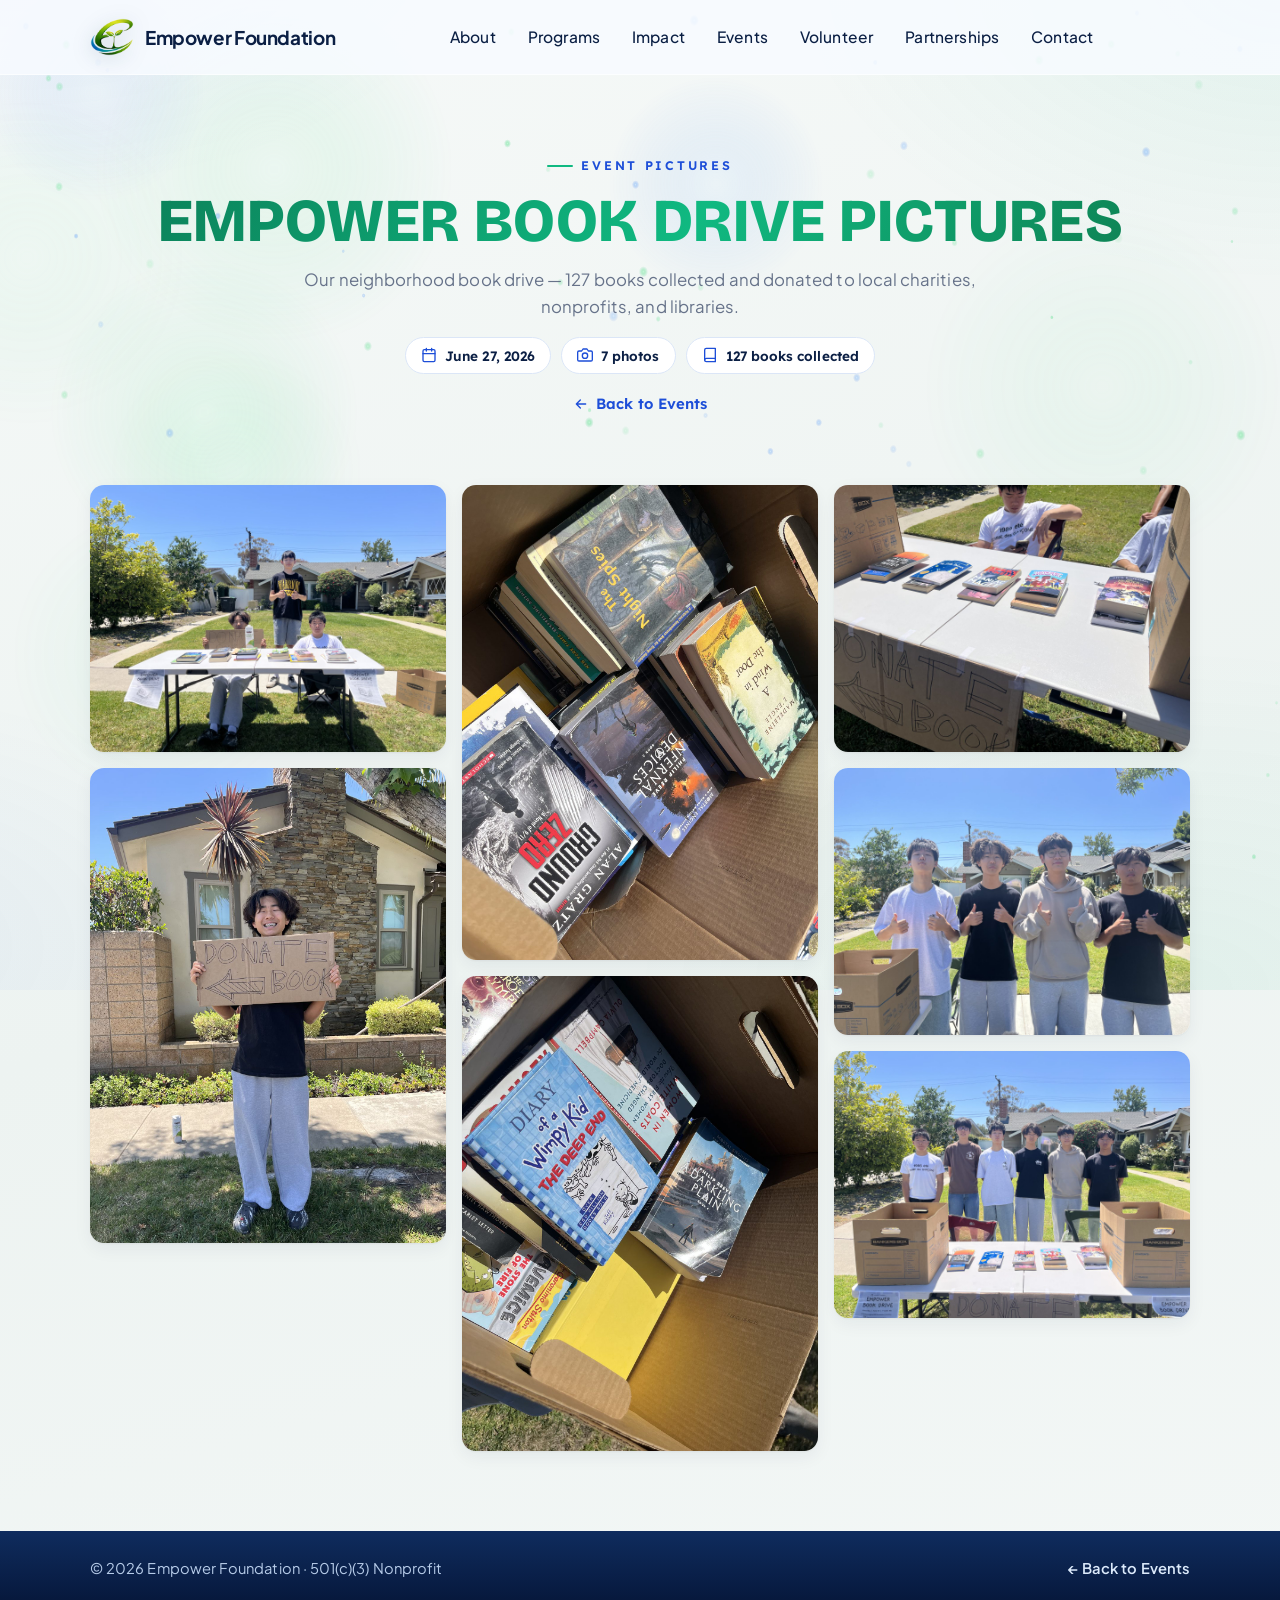
<file: book-drive-pictures.html>
<!DOCTYPE html>
<html lang="en" class="no-js">
<head>
  <meta charset="UTF-8" />
  <meta name="viewport" content="width=device-width, initial-scale=1" />
  <title>Empower Book Drive — Pictures — Empower Foundation</title>
  <meta name="description" content="Pictures from the Empower Book Drive — June 27, 2026. 127 books collected for local charities, nonprofits, and libraries." />
  <meta name="theme-color" content="#2563EB" />
  <link rel="icon" type="image/png" href="logo.png" />
  <link rel="preconnect" href="https://fonts.googleapis.com" />
  <link rel="preconnect" href="https://fonts.gstatic.com" crossorigin />
  <link href="https://fonts.googleapis.com/css2?family=Lexend:wght@400;500;600;700;800&family=Source+Sans+3:wght@400;500;600;700&display=swap" rel="stylesheet" />
  <style>
    :root{
      --primary:#2563EB; --primary-700:#1D4ED8; --primary-800:#1E40AF;
      --accent:#16A34A; --accent-700:#15803D;
      --bg:#F2F6F5; --surface:#FFFFFF;
      --heading:#0B1F44; --text:#3C4658; --muted:#67738A;
      --border:#DBE6F7; --border-strong:#C6D8F2; --ring:#2563EB;
      --shadow-sm:0 1px 2px rgba(11,31,68,.05), 0 6px 18px rgba(11,31,68,.06);
      --shadow-md:0 16px 44px -18px rgba(11,31,68,.30);
      --container:1180px;
    }
    *,*::before,*::after{box-sizing:border-box}
    html{-webkit-text-size-adjust:100%}
    @media (prefers-reduced-motion: no-preference){html{scroll-behavior:smooth}}
    body{margin:0; background:var(--bg); color:var(--text); font-family:"Source Sans 3",system-ui,sans-serif; font-size:17px; line-height:1.6; -webkit-font-smoothing:antialiased}
    h1,h2{font-family:"Lexend",system-ui,sans-serif; color:var(--heading); margin:0; line-height:1.1}
    a{color:var(--primary-700); text-decoration:none}
    img,svg{display:block; max-width:100%}
    :focus-visible{outline:3px solid var(--ring); outline-offset:3px; border-radius:6px}
    .container{width:100%; max-width:var(--container); margin-inline:auto; padding-inline:clamp(20px,5vw,40px)}

    .site-header{position:sticky; top:0; z-index:100; background:rgba(247,251,255,.9); border-bottom:1px solid transparent; transition:border-color .25s, box-shadow .25s}
    .site-header.scrolled{border-bottom-color:var(--border); box-shadow:0 6px 24px -18px rgba(11,31,68,.5)}
    .nav{display:flex; align-items:center; gap:18px; height:74px}
    .brand{display:inline-flex; align-items:center; gap:11px; font-family:"Lexend",sans-serif; font-weight:700; font-size:1.18rem; color:var(--heading)}
    .brand .logo{width:44px; height:44px; flex:none; object-fit:contain}
    .nav-links{display:flex; align-items:center; gap:4px; margin-left:auto}
    .nav-links a{font-family:"Lexend",sans-serif; font-weight:500; font-size:.97rem; color:var(--heading); padding:9px 14px; border-radius:10px}
    .nav-links a:hover{background:#EAF1EF; text-decoration:none}
    .nav-toggle{display:none; margin-left:auto; width:46px; height:46px; align-items:center; justify-content:center; background:var(--surface); border:1.5px solid var(--border-strong); border-radius:12px; cursor:pointer; color:var(--heading)}
    .nav-toggle svg{width:24px;height:24px}
    .nav-toggle .ico-close{display:none}
    .nav-toggle[aria-expanded="true"] .ico-open{display:none}
    .nav-toggle[aria-expanded="true"] .ico-close{display:block}
    .mobile-menu{display:none; position:fixed; inset:74px 0 auto 0; z-index:99; background:var(--bg); border-bottom:1px solid var(--border); padding:18px clamp(20px,5vw,40px) 26px; transform:translateY(-12px); opacity:0; pointer-events:none; transition:opacity .22s, transform .22s}
    .mobile-menu.open{opacity:1; transform:none; pointer-events:auto}
    .mobile-menu a{display:block; font-family:"Lexend",sans-serif; font-weight:500; font-size:1.05rem; color:var(--heading); padding:14px 6px; border-bottom:1px solid var(--border)}
    @media (max-width:760px){ .nav-links{display:none} .nav-toggle{display:inline-flex} .mobile-menu{display:block} }

    .album-hero{padding:clamp(40px,7vw,72px) 0 clamp(18px,3vw,30px); text-align:center}
    .album-kicker{display:inline-flex; align-items:center; gap:8px; font-family:"Lexend",sans-serif; font-weight:600; font-size:.78rem; letter-spacing:.22em; text-transform:uppercase; color:var(--primary-700)}
    .album-kicker::before{content:""; width:26px; height:2px; border-radius:2px; background:var(--accent)}
    .album-title{margin-top:12px; font-weight:800; font-size:clamp(2.1rem,6vw,3.8rem); letter-spacing:.01em; text-transform:uppercase;
      background:linear-gradient(120deg,#0B7D57,#10B981 55%,#0E7C4F); -webkit-background-clip:text; background-clip:text; -webkit-text-fill-color:transparent; color:transparent}
    .album-sub{margin:12px auto 0; max-width:56ch; color:var(--muted); font-size:1.05rem}
    .album-meta-row{display:flex; flex-wrap:wrap; justify-content:center; gap:10px; margin-top:16px}
    .album-meta{display:inline-flex; align-items:center; gap:8px; padding:7px 15px; border-radius:999px; background:var(--surface); border:1px solid var(--border); font-family:"Lexend",sans-serif; font-weight:600; font-size:.85rem; color:var(--heading)}
    .album-meta svg{width:16px; height:16px; color:var(--primary-700)}
    .album-back{display:inline-flex; align-items:center; gap:7px; margin-top:18px; font-family:"Lexend",sans-serif; font-weight:600; font-size:.93rem}
    .album-back svg{width:16px; height:16px}

    .album-wrap{padding:clamp(20px,3.5vw,36px) 0 clamp(48px,7vw,80px)}
    .album-grid{column-count:3; column-gap:16px}
    @media (max-width:1000px){ .album-grid{column-count:2} }
    @media (max-width:600px){ .album-grid{column-count:1} }
    .album-tile{position:relative; display:block; width:100%; margin:0 0 16px; padding:0; border:none; border-radius:14px; overflow:hidden; cursor:zoom-in; background:var(--surface); box-shadow:var(--shadow-sm); break-inside:avoid; transition:transform .35s cubic-bezier(.2,.8,.2,1), box-shadow .35s ease}
    .album-tile img{width:100%; height:auto; display:block; transition:transform .6s cubic-bezier(.2,.8,.2,1)}
    .album-tile:hover{transform:translateY(-4px); box-shadow:var(--shadow-md)}
    .album-tile:hover img{transform:scale(1.04)}
    .album-tile::after{content:""; position:absolute; inset:0; background:linear-gradient(180deg, transparent 68%, rgba(11,31,68,.28)); opacity:0; transition:opacity .3s ease; pointer-events:none}
    .album-tile:hover::after{opacity:1}

    .lb{position:fixed; inset:0; z-index:300; display:grid; place-items:center; padding:20px; background:rgba(7,13,28,.88); opacity:0; pointer-events:none; transition:opacity .25s ease}
    .lb.open{opacity:1; pointer-events:auto}
    .lb img{max-width:min(1200px,94vw); max-height:84vh; width:auto; height:auto; border-radius:12px; box-shadow:0 40px 90px -28px rgba(0,0,0,.7)}
    .lb-count{position:absolute; top:18px; left:50%; transform:translateX(-50%); color:#fff; font-family:"Lexend",sans-serif; font-weight:600; font-size:.92rem; opacity:.85}
    .lb-btn{position:absolute; width:46px; height:46px; border-radius:50%; border:none; background:rgba(255,255,255,.94); color:var(--heading); display:grid; place-items:center; cursor:pointer; transition:transform .18s ease}
    .lb-btn:hover{transform:scale(1.08)}
    .lb-btn svg{width:22px; height:22px}
    .lb-close{top:16px; right:16px}
    .lb-prev{left:14px; top:50%; margin-top:-23px}
    .lb-next{right:14px; top:50%; margin-top:-23px}
    @media (max-width:600px){ .lb-prev{left:8px} .lb-next{right:8px} }

    .mini-footer{background:linear-gradient(180deg,#0F2C5E,#06173A); color:#B6CBE8; padding:26px 0; font-size:.92rem}
    .mini-footer .container{display:flex; flex-wrap:wrap; gap:10px 24px; align-items:center; justify-content:space-between}
    .mini-footer a{color:#DCEAFB; font-weight:600}
    .mini-footer p{margin:0}

    .js .reveal{opacity:0; transform:translateY(28px); transition:opacity .7s cubic-bezier(.22,.72,.24,1), transform .8s cubic-bezier(.22,.72,.24,1)}
    .js .reveal.in{opacity:1; transform:none}
    @media (prefers-reduced-motion: reduce){ .js .reveal{opacity:1; transform:none} .album-tile,.album-tile img{transition:none} }
  </style>
  <link rel="stylesheet" href="theme.css?v=7" />
</head>
<body>
  <header class="site-header" id="top">
    <div class="container">
      <nav class="nav" aria-label="Primary">
        <a href="index.html" class="brand" aria-label="Empower Foundation home">
          <img class="logo" src="logo-mark.png" alt="" />
          <span>Empower Foundation</span>
        </a>
        <div class="nav-links">
          <a href="about.html">About</a>
          <a href="programs.html">Programs</a>
          <a href="impact.html">Impact</a>
          <a href="events.html">Events</a>
          <a href="volunteer.html">Volunteer</a>
          <a href="partnership.html">Partnerships</a>
          <a href="contact.html">Contact</a>
        </div>
        <button class="nav-toggle" id="navToggle" aria-label="Open menu" aria-expanded="false" aria-controls="mobileMenu">
          <svg class="ico-open" viewBox="0 0 24 24" fill="none" stroke="currentColor" stroke-width="2" stroke-linecap="round" aria-hidden="true"><path d="M4 7h16M4 12h16M4 17h16"/></svg>
          <svg class="ico-close" viewBox="0 0 24 24" fill="none" stroke="currentColor" stroke-width="2" stroke-linecap="round" aria-hidden="true"><path d="M6 6l12 12M18 6L6 18"/></svg>
        </button>
      </nav>
    </div>
    <div class="mobile-menu" id="mobileMenu">
      <a href="about.html">About</a>
      <a href="programs.html">Programs</a>
      <a href="impact.html">Impact</a>
      <a href="events.html">Events</a>
      <a href="volunteer.html">Volunteer</a>
      <a href="partnership.html">Partnerships</a>
      <a href="contact.html">Contact</a>
    </div>
  </header>

  <main>
    <section class="album-hero">
      <div class="container">
        <span class="album-kicker">Event Pictures</span>
        <h1 class="album-title">Empower Book Drive Pictures</h1>
        <p class="album-sub">Our neighborhood book drive — 127 books collected and donated to local charities, nonprofits, and libraries.</p>
        <div class="album-meta-row">
          <span class="album-meta"><svg viewBox="0 0 24 24" fill="none" stroke="currentColor" stroke-width="2" stroke-linecap="round" stroke-linejoin="round" aria-hidden="true"><rect x="3" y="4" width="18" height="18" rx="2"/><path d="M16 2v4M8 2v4M3 10h18"/></svg> June 27, 2026</span>
          <span class="album-meta"><svg viewBox="0 0 24 24" fill="none" stroke="currentColor" stroke-width="2" stroke-linecap="round" stroke-linejoin="round" aria-hidden="true"><path d="M23 19a2 2 0 0 1-2 2H3a2 2 0 0 1-2-2V8a2 2 0 0 1 2-2h4l2-3h6l2 3h4a2 2 0 0 1 2 2z"/><circle cx="12" cy="13" r="4"/></svg> 7 photos</span>
          <span class="album-meta"><svg viewBox="0 0 24 24" fill="none" stroke="currentColor" stroke-width="2" stroke-linecap="round" stroke-linejoin="round" aria-hidden="true"><path d="M4 19.5A2.5 2.5 0 0 1 6.5 17H20"/><path d="M6.5 2H20v20H6.5A2.5 2.5 0 0 1 4 19.5v-15A2.5 2.5 0 0 1 6.5 2z"/></svg> 127 books collected</span>
        </div>
        <div><a class="album-back" href="events.html"><svg viewBox="0 0 24 24" fill="none" stroke="currentColor" stroke-width="2" stroke-linecap="round" stroke-linejoin="round" aria-hidden="true"><path d="M19 12H5M11 18l-6-6 6-6"/></svg> Back to Events</a></div>
      </div>
    </section>

    <section class="album-wrap">
      <div class="container">
        <div class="album-grid">
          <button class="album-tile reveal" data-full="images/bookdrive-01.jpg" aria-label="Open photo 1"><img src="images/bookdrive-01.jpg" alt="Event photo 1" loading="lazy" /></button>
          <button class="album-tile reveal" data-full="images/bookdrive-02.jpg" aria-label="Open photo 2"><img src="images/bookdrive-02.jpg" alt="Event photo 2" loading="lazy" /></button>
          <button class="album-tile reveal" data-full="images/bookdrive-03.jpg" aria-label="Open photo 3"><img src="images/bookdrive-03.jpg" alt="Event photo 3" loading="lazy" /></button>
          <button class="album-tile reveal" data-full="images/bookdrive-04.jpg" aria-label="Open photo 4"><img src="images/bookdrive-04.jpg" alt="Event photo 4" loading="lazy" /></button>
          <button class="album-tile reveal" data-full="images/bookdrive-05.jpg" aria-label="Open photo 5"><img src="images/bookdrive-05.jpg" alt="Event photo 5" loading="lazy" /></button>
          <button class="album-tile reveal" data-full="images/bookdrive-06.jpg" aria-label="Open photo 6"><img src="images/bookdrive-06.jpg" alt="Event photo 6" loading="lazy" /></button>
          <button class="album-tile reveal" data-full="images/bookdrive-07.jpg" aria-label="Open photo 7"><img src="images/bookdrive-07.jpg" alt="Event photo 7" loading="lazy" /></button>
        </div>
      </div>
    </section>
  </main>

  <div class="lb" id="lb" role="dialog" aria-modal="true" aria-label="Photo viewer">
    <span class="lb-count" id="lbCount"></span>
    <img id="lbImg" alt="" />
    <button class="lb-btn lb-close" id="lbClose" aria-label="Close"><svg viewBox="0 0 24 24" fill="none" stroke="currentColor" stroke-width="2.2" stroke-linecap="round" aria-hidden="true"><path d="M6 6l12 12M18 6L6 18"/></svg></button>
    <button class="lb-btn lb-prev" id="lbPrev" aria-label="Previous photo"><svg viewBox="0 0 24 24" fill="none" stroke="currentColor" stroke-width="2.2" stroke-linecap="round" stroke-linejoin="round" aria-hidden="true"><path d="M15 18l-6-6 6-6"/></svg></button>
    <button class="lb-btn lb-next" id="lbNext" aria-label="Next photo"><svg viewBox="0 0 24 24" fill="none" stroke="currentColor" stroke-width="2.2" stroke-linecap="round" stroke-linejoin="round" aria-hidden="true"><path d="M9 6l6 6-6 6"/></svg></button>
  </div>

  <footer class="mini-footer">
    <div class="container">
      <p>&copy; <span id="year">2026</span> Empower Foundation &middot; 501(c)(3) Nonprofit</p>
      <a href="events.html">&larr; Back to Events</a>
    </div>
  </footer>

  <script>
    document.documentElement.classList.remove('no-js');
    document.documentElement.classList.add('js');
    document.getElementById('year').textContent = new Date().getFullYear();
    (function(){
      var h=document.querySelector('.site-header');
      function u(){ h.classList.toggle('scrolled', window.scrollY>8); }
      window.addEventListener('scroll', u, {passive:true}); u();
    })();
    (function(){
      var t=document.getElementById('navToggle'), m=document.getElementById('mobileMenu');
      t.addEventListener('click', function(){
        var open=!m.classList.contains('open');
        if(open) m.style.display='block';
        m.classList.toggle('open', open);
        t.setAttribute('aria-expanded', open?'true':'false');
      });
    })();
    (function(){
      var tiles=[].slice.call(document.querySelectorAll('.album-tile'));
      var lb=document.getElementById('lb'), img=document.getElementById('lbImg'), count=document.getElementById('lbCount');
      var i=0;
      function show(n){ i=((n%tiles.length)+tiles.length)%tiles.length; img.src=tiles[i].getAttribute('data-full'); count.textContent=(i+1)+' / '+tiles.length; }
      function open(n){ show(n); lb.classList.add('open'); document.body.style.overflow='hidden'; }
      function close(){ lb.classList.remove('open'); document.body.style.overflow=''; }
      tiles.forEach(function(t,idx){ t.addEventListener('click', function(){ open(idx); }); });
      document.getElementById('lbClose').addEventListener('click', close);
      document.getElementById('lbPrev').addEventListener('click', function(){ show(i-1); });
      document.getElementById('lbNext').addEventListener('click', function(){ show(i+1); });
      lb.addEventListener('click', function(e){ if(e.target===lb) close(); });
      document.addEventListener('keydown', function(e){
        if(!lb.classList.contains('open')) return;
        if(e.key==='Escape') close();
        else if(e.key==='ArrowLeft') show(i-1);
        else if(e.key==='ArrowRight') show(i+1);
      });
    })();
  </script>
  <script src="bg.js" defer></script>
  <script src="anim.js" defer></script>
</body>
</html>
</file>
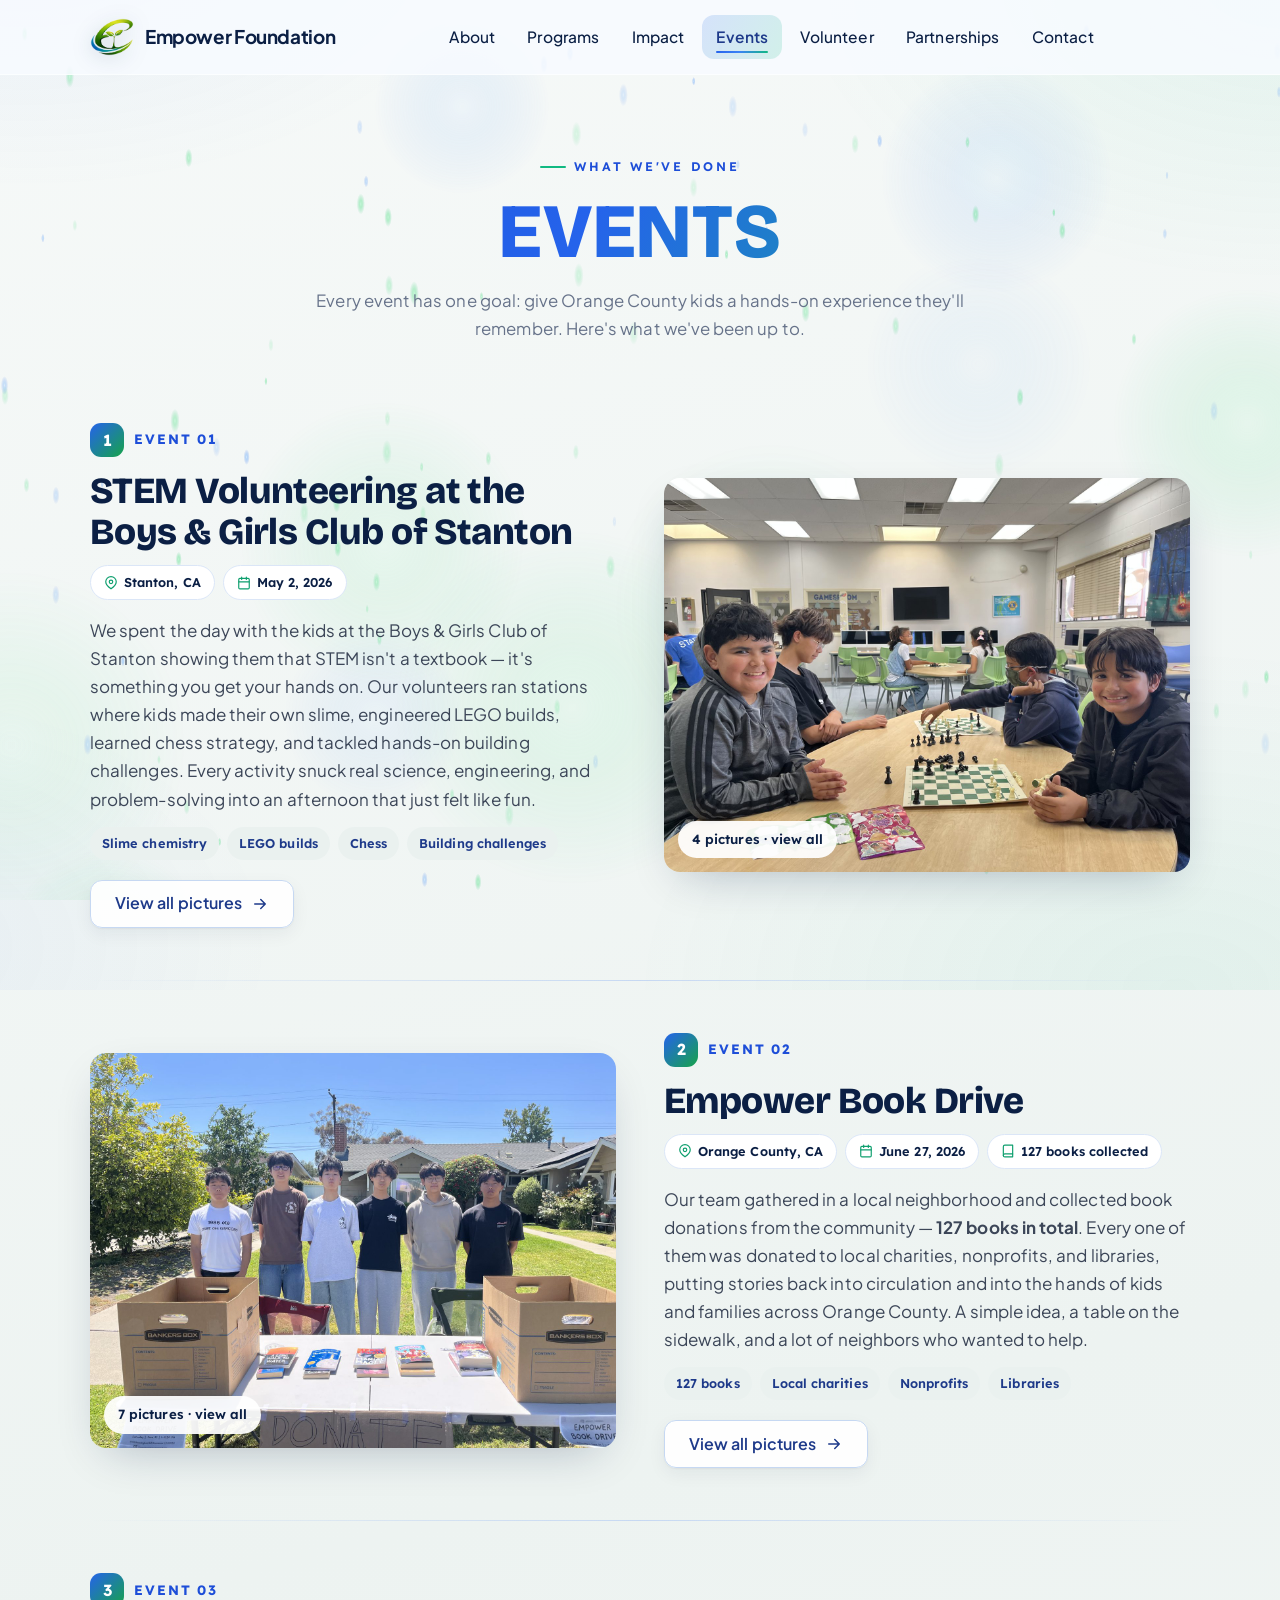
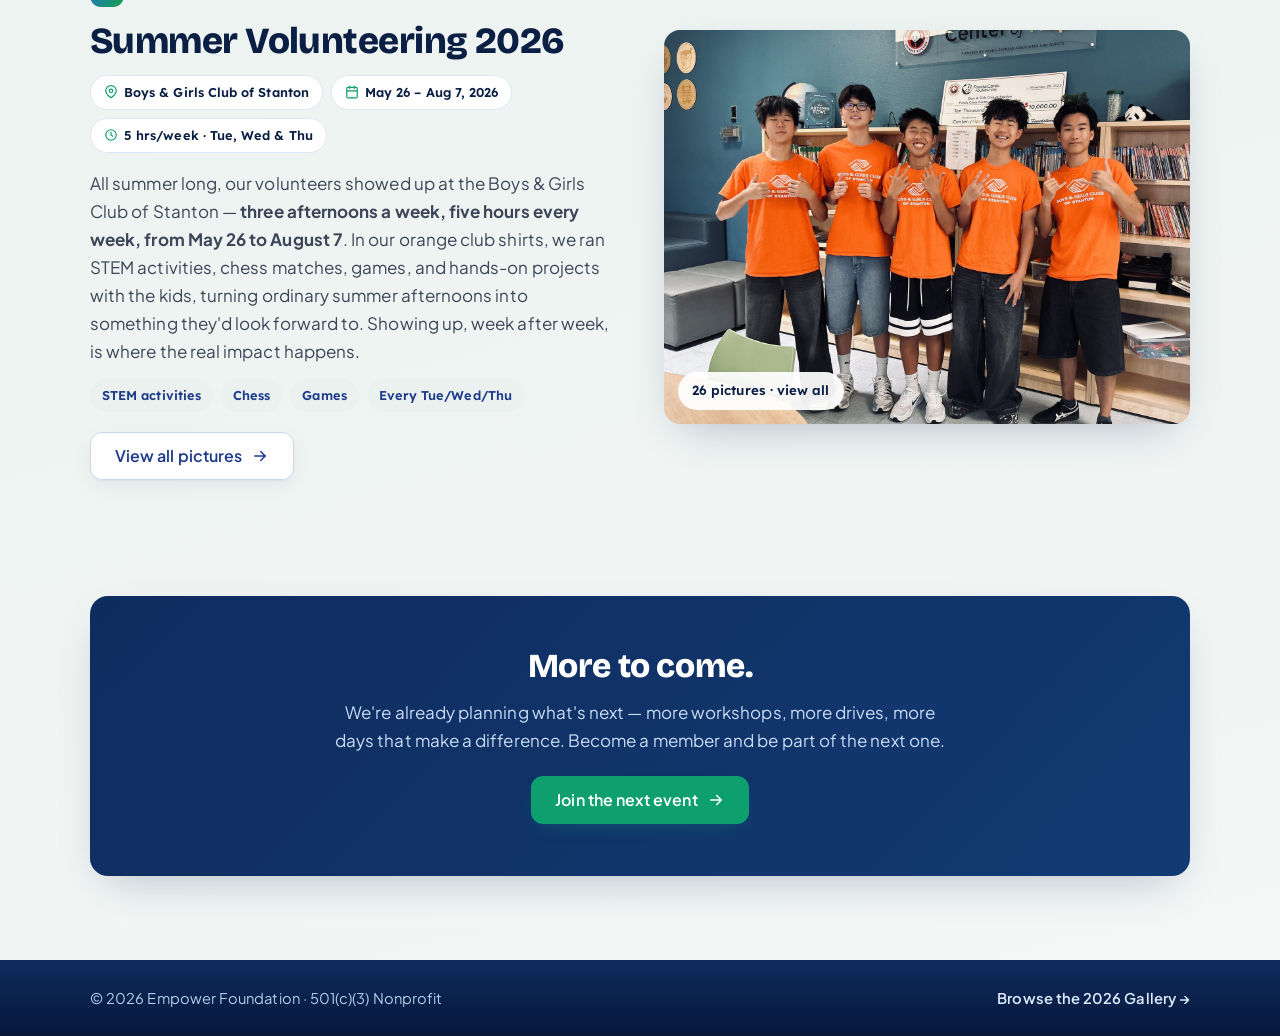
<file: events.html>
<!DOCTYPE html>
<html lang="en" class="no-js">
<head>
  <meta charset="UTF-8" />
  <meta name="viewport" content="width=device-width, initial-scale=1" />
  <title>Events — Empower Foundation</title>
  <meta name="description" content="Events by Empower Foundation — STEM volunteering at the Boys & Girls Club of Stanton, the Empower Book Drive, and more to come." />
  <meta name="theme-color" content="#2563EB" />
  <link rel="icon" type="image/png" href="logo.png" />
  <link rel="preconnect" href="https://fonts.googleapis.com" />
  <link rel="preconnect" href="https://fonts.gstatic.com" crossorigin />
  <link href="https://fonts.googleapis.com/css2?family=Lexend:wght@400;500;600;700;800&family=Source+Sans+3:wght@400;500;600;700&display=swap" rel="stylesheet" />
  <style>
    :root{
      --primary:#2563EB; --primary-700:#1D4ED8; --primary-800:#1E40AF;
      --accent:#16A34A; --accent-700:#15803D;
      --bg:#F2F6F5; --surface:#FFFFFF;
      --heading:#0B1F44; --text:#3C4658; --muted:#67738A;
      --border:#DBE6F7; --border-strong:#C6D8F2; --ring:#2563EB;
      --shadow-sm:0 1px 2px rgba(11,31,68,.05), 0 6px 18px rgba(11,31,68,.06);
      --shadow-md:0 16px 44px -18px rgba(11,31,68,.30);
      --container:1180px;
    }
    *,*::before,*::after{box-sizing:border-box}
    html{-webkit-text-size-adjust:100%}
    @media (prefers-reduced-motion: no-preference){html{scroll-behavior:smooth}}
    body{margin:0; background:var(--bg); color:var(--text); font-family:"Source Sans 3",system-ui,sans-serif; font-size:17px; line-height:1.65; -webkit-font-smoothing:antialiased}
    h1,h2,h3{font-family:"Lexend",system-ui,sans-serif; color:var(--heading); margin:0; line-height:1.12}
    p{margin:0}
    a{color:var(--primary-700); text-decoration:none}
    img,svg{display:block; max-width:100%}
    :focus-visible{outline:3px solid var(--ring); outline-offset:3px; border-radius:6px}
    .container{width:100%; max-width:var(--container); margin-inline:auto; padding-inline:clamp(20px,5vw,40px)}
    .btn{display:inline-flex; align-items:center; justify-content:center; gap:9px; min-height:48px; padding:0 24px; font-family:"Lexend",sans-serif; font-weight:600; font-size:1rem; border-radius:12px; border:1.5px solid transparent; cursor:pointer; transition:transform .18s ease, box-shadow .25s ease, background-color .2s ease; text-decoration:none}
    .btn:hover{text-decoration:none; transform:translateY(-2px)}
    .btn svg{width:18px; height:18px}
    .btn-accent{background:#0E9F6E; color:#fff; box-shadow:0 8px 20px -10px rgba(14,159,110,.45)}
    .btn-accent:hover{background:#0B7D57}
    .btn-outline{background:rgba(255,255,255,.9); color:var(--primary-800); border-color:var(--border-strong); box-shadow:var(--shadow-sm)}
    .btn-outline:hover{border-color:var(--primary); background:#fff}

    /* header */
    .site-header{position:sticky; top:0; z-index:100; background:rgba(247,251,255,.9); border-bottom:1px solid transparent; transition:border-color .25s, box-shadow .25s}
    .site-header.scrolled{border-bottom-color:var(--border); box-shadow:0 6px 24px -18px rgba(11,31,68,.5)}
    .nav{display:flex; align-items:center; gap:18px; height:74px}
    .brand{display:inline-flex; align-items:center; gap:11px; font-family:"Lexend",sans-serif; font-weight:700; font-size:1.18rem; color:var(--heading)}
    .brand .logo{width:44px; height:44px; flex:none; object-fit:contain}
    .nav-links{display:flex; align-items:center; gap:4px; margin-left:auto}
    .nav-links a{font-family:"Lexend",sans-serif; font-weight:500; font-size:.97rem; color:var(--heading); padding:9px 14px; border-radius:10px}
    .nav-links a:hover{background:#EAF1EF; text-decoration:none}
    .nav-links a[aria-current="page"]{background:linear-gradient(120deg, rgba(37,99,235,.16), rgba(16,185,129,.16)); color:var(--primary-800); font-weight:600}
    .nav-toggle{display:none; margin-left:auto; width:46px; height:46px; align-items:center; justify-content:center; background:var(--surface); border:1.5px solid var(--border-strong); border-radius:12px; cursor:pointer; color:var(--heading)}
    .nav-toggle svg{width:24px;height:24px}
    .nav-toggle .ico-close{display:none}
    .nav-toggle[aria-expanded="true"] .ico-open{display:none}
    .nav-toggle[aria-expanded="true"] .ico-close{display:block}
    .mobile-menu{display:none; position:fixed; inset:74px 0 auto 0; z-index:99; background:var(--bg); border-bottom:1px solid var(--border); padding:18px clamp(20px,5vw,40px) 26px; transform:translateY(-12px); opacity:0; pointer-events:none; transition:opacity .22s, transform .22s}
    .mobile-menu.open{opacity:1; transform:none; pointer-events:auto}
    .mobile-menu a{display:block; font-family:"Lexend",sans-serif; font-weight:500; font-size:1.05rem; color:var(--heading); padding:14px 6px; border-bottom:1px solid var(--border)}
    @media (max-width:760px){ .nav-links{display:none} .nav-toggle{display:inline-flex} .mobile-menu{display:block} }

    /* hero */
    .ev-hero{padding:clamp(40px,7vw,72px) 0 clamp(16px,3vw,28px); text-align:center}
    .ev-kicker{display:inline-flex; align-items:center; gap:8px; font-family:"Lexend",sans-serif; font-weight:600; font-size:.78rem; letter-spacing:.22em; text-transform:uppercase; color:var(--primary-700)}
    .ev-kicker::before{content:""; width:26px; height:2px; border-radius:2px; background:var(--accent)}
    .ev-title{margin-top:12px; font-weight:800; font-size:clamp(2.8rem,8vw,4.8rem); letter-spacing:.01em; text-transform:uppercase;
      background:linear-gradient(120deg,#1D4ED8,#2563EB 45%,#10B981); -webkit-background-clip:text; background-clip:text; -webkit-text-fill-color:transparent; color:transparent}
    .ev-sub{margin:12px auto 0; max-width:58ch; color:var(--muted); font-size:1.05rem}

    /* event blocks */
    .ev-block{padding:clamp(28px,4.5vw,52px) 0}
    .ev-grid{display:grid; grid-template-columns:1fr 1fr; gap:clamp(24px,4vw,48px); align-items:center}
    .ev-block.flip .ev-grid > .ev-copy{order:2}
    @media (max-width:860px){ .ev-grid{grid-template-columns:1fr} .ev-block.flip .ev-grid > .ev-copy{order:0} }
    .ev-num{display:inline-flex; align-items:center; gap:10px; font-family:"Lexend",sans-serif; font-weight:700; font-size:.85rem; letter-spacing:.14em; text-transform:uppercase; color:var(--primary-700)}
    .ev-num .n{display:grid; place-items:center; width:34px; height:34px; border-radius:11px; background:linear-gradient(135deg,#2563EB,#16A34A); color:#fff; font-size:1rem; letter-spacing:0}
    .ev-copy h2{margin-top:14px; font-weight:800; font-size:clamp(1.6rem,3.4vw,2.3rem); letter-spacing:-.015em}
    .ev-meta{display:flex; flex-wrap:wrap; gap:8px; margin-top:12px}
    .ev-meta span{display:inline-flex; align-items:center; gap:6px; padding:6px 13px; border-radius:999px; background:var(--surface); border:1px solid var(--border); font-family:"Lexend",sans-serif; font-weight:600; font-size:.8rem; color:var(--heading)}
    .ev-meta svg{width:14px; height:14px; color:var(--accent-700)}
    .ev-copy p.desc{margin-top:16px; color:var(--text)}
    .ev-tags{display:flex; flex-wrap:wrap; gap:8px; margin-top:14px}
    .ev-tags span{font-family:"Lexend",sans-serif; font-weight:600; font-size:.8rem; padding:6px 12px; border-radius:999px; background:#EAF1EF; color:var(--primary-800)}
    .ev-links{display:flex; flex-wrap:wrap; gap:12px; margin-top:20px}

    /* photo collage */
    .ev-photos{display:grid; grid-template-columns:repeat(2,1fr); gap:12px}
    .ev-photos .ev-ph{position:relative; border:none; padding:0; border-radius:14px; overflow:hidden; cursor:zoom-in; background:var(--surface); box-shadow:var(--shadow-sm); aspect-ratio:4/3; transition:transform .3s cubic-bezier(.2,.8,.2,1), box-shadow .3s ease}
    .ev-photos .ev-ph img{position:absolute; inset:0; width:100%; height:100%; object-fit:cover; transition:transform .55s cubic-bezier(.2,.8,.2,1)}
    .ev-photos .ev-ph:hover{transform:translateY(-3px); box-shadow:var(--shadow-md)}
    .ev-photos .ev-ph:hover img{transform:scale(1.05)}
    /* an odd photo count: the last one goes wide instead of leaving a gap */
    .ev-photos .ev-ph:nth-child(odd):last-child{grid-column:1/-1; aspect-ratio:16/9}
    /* single hero photo per event — links to the full pictures page */
    .ev-photo-single{position:relative; display:block; border-radius:16px; overflow:hidden; box-shadow:var(--shadow-md); aspect-ratio:4/3; transition:transform .35s cubic-bezier(.2,.8,.2,1), box-shadow .35s ease}
    .ev-photo-single:hover{transform:translateY(-4px); box-shadow:0 30px 70px -26px rgba(11,31,68,.5)}
    .ev-photo-single img{position:absolute; inset:0; width:100%; height:100%; object-fit:cover; transition:transform .6s cubic-bezier(.2,.8,.2,1)}
    .ev-photo-single:hover img{transform:scale(1.05)}
    .eps-tag{position:absolute; left:14px; bottom:14px; display:inline-flex; align-items:center; gap:7px; padding:8px 14px; border-radius:999px; background:rgba(255,255,255,.93); font-family:"Lexend",sans-serif; font-weight:600; font-size:.83rem; color:var(--heading)}
    /* photos-incoming panel */
    .ev-soon-photos{display:grid; place-items:center; gap:10px; text-align:center; padding:clamp(28px,4vw,44px); background:var(--surface); border:1.5px dashed var(--border-strong); border-radius:16px; color:var(--muted); min-height:240px}
    .ev-soon-photos .cam{width:52px; height:52px; border-radius:15px; display:grid; place-items:center; background:#EAF1EF; color:var(--primary-700)}
    .ev-soon-photos .cam svg{width:26px; height:26px}
    .ev-soon-photos strong{font-family:"Lexend",sans-serif; color:var(--heading)}

    .ev-divider{height:1px; background:linear-gradient(90deg, transparent, var(--border-strong), transparent)}

    /* more to come */
    .ev-more{padding:clamp(36px,6vw,64px) 0 clamp(52px,8vw,84px)}
    .ev-more-inner{text-align:center; background:linear-gradient(135deg,#0F2C5E,#123A73); color:#fff; border-radius:18px; padding:clamp(30px,5vw,52px); box-shadow:var(--shadow-md)}
    .ev-more-inner h2{color:#fff; font-size:clamp(1.5rem,3vw,2.1rem); font-weight:800}
    .ev-more-inner p{color:#C9DCF6; margin:12px auto 0; max-width:52ch}
    .ev-more-inner .btn{margin-top:22px}

    /* lightbox */
    .lb{position:fixed; inset:0; z-index:300; display:grid; place-items:center; padding:20px; background:rgba(7,13,28,.88); opacity:0; pointer-events:none; transition:opacity .25s ease}
    .lb.open{opacity:1; pointer-events:auto}
    .lb img{max-width:min(1200px,94vw); max-height:84vh; width:auto; height:auto; border-radius:12px; box-shadow:0 40px 90px -28px rgba(0,0,0,.7)}
    .lb-count{position:absolute; top:18px; left:50%; transform:translateX(-50%); color:#fff; font-family:"Lexend",sans-serif; font-weight:600; font-size:.92rem; opacity:.85}
    .lb-btn{position:absolute; width:46px; height:46px; border-radius:50%; border:none; background:rgba(255,255,255,.94); color:var(--heading); display:grid; place-items:center; cursor:pointer; transition:transform .18s ease}
    .lb-btn:hover{transform:scale(1.08)}
    .lb-btn svg{width:22px; height:22px}
    .lb-close{top:16px; right:16px}
    .lb-prev{left:14px; top:50%; margin-top:-23px}
    .lb-next{right:14px; top:50%; margin-top:-23px}
    @media (max-width:600px){ .lb-prev{left:8px} .lb-next{right:8px} }

    /* footer */
    .mini-footer{background:linear-gradient(180deg,#0F2C5E,#06173A); color:#B6CBE8; padding:26px 0; font-size:.92rem}
    .mini-footer .container{display:flex; flex-wrap:wrap; gap:10px 24px; align-items:center; justify-content:space-between}
    .mini-footer a{color:#DCEAFB; font-weight:600}
    .mini-footer p{margin:0}

    .js .reveal{opacity:0; transform:translateY(28px); transition:opacity .7s cubic-bezier(.22,.72,.24,1), transform .8s cubic-bezier(.22,.72,.24,1)}
    .js .reveal.in{opacity:1; transform:none}
    @media (prefers-reduced-motion: reduce){ .js .reveal{opacity:1; transform:none} }
  </style>
  <link rel="stylesheet" href="theme.css?v=7" />
</head>
<body>
  <header class="site-header" id="top">
    <div class="container">
      <nav class="nav" aria-label="Primary">
        <a href="index.html" class="brand" aria-label="Empower Foundation home">
          <img class="logo" src="logo-mark.png" alt="" />
          <span>Empower Foundation</span>
        </a>
        <div class="nav-links">
          <a href="about.html">About</a>
          <a href="programs.html">Programs</a>
          <a href="impact.html">Impact</a>
          <a href="events.html" aria-current="page">Events</a>
          <a href="volunteer.html">Volunteer</a>
          <a href="partnership.html">Partnerships</a>
          <a href="contact.html">Contact</a>
        </div>
        <button class="nav-toggle" id="navToggle" aria-label="Open menu" aria-expanded="false" aria-controls="mobileMenu">
          <svg class="ico-open" viewBox="0 0 24 24" fill="none" stroke="currentColor" stroke-width="2" stroke-linecap="round" aria-hidden="true"><path d="M4 7h16M4 12h16M4 17h16"/></svg>
          <svg class="ico-close" viewBox="0 0 24 24" fill="none" stroke="currentColor" stroke-width="2" stroke-linecap="round" aria-hidden="true"><path d="M6 6l12 12M18 6L6 18"/></svg>
        </button>
      </nav>
    </div>
    <div class="mobile-menu" id="mobileMenu">
      <a href="about.html">About</a>
      <a href="programs.html">Programs</a>
      <a href="impact.html">Impact</a>
      <a href="events.html" aria-current="page">Events</a>
      <a href="volunteer.html">Volunteer</a>
      <a href="partnership.html">Partnerships</a>
      <a href="contact.html">Contact</a>
    </div>
  </header>

  <main>
    <section class="ev-hero">
      <div class="container">
        <span class="ev-kicker">What We&#39;ve Done</span>
        <h1 class="ev-title">Events</h1>
        <p class="ev-sub">Every event has one goal: give Orange County kids a hands-on experience they&#39;ll remember. Here&#39;s what we&#39;ve been up to.</p>
      </div>
    </section>

    <!-- ===== Event 1: STEM Volunteering ===== -->
    <section class="ev-block" id="stem-day">
      <div class="container">
        <div class="ev-grid">
          <div class="ev-copy reveal">
            <span class="ev-num"><span class="n">1</span> Event 01</span>
            <h2>STEM Volunteering at the Boys &amp; Girls Club of Stanton</h2>
            <div class="ev-meta">
              <span><svg viewBox="0 0 24 24" fill="none" stroke="currentColor" stroke-width="2" stroke-linecap="round" stroke-linejoin="round" aria-hidden="true"><path d="M21 10c0 6-9 12-9 12s-9-6-9-12a9 9 0 0 1 18 0z"/><circle cx="12" cy="10" r="3"/></svg> Stanton, CA</span>
              <span><svg viewBox="0 0 24 24" fill="none" stroke="currentColor" stroke-width="2" stroke-linecap="round" stroke-linejoin="round" aria-hidden="true"><rect x="3" y="4" width="18" height="18" rx="2"/><path d="M16 2v4M8 2v4M3 10h18"/></svg> May 2, 2026</span>
            </div>
            <p class="desc">We spent the day with the kids at the Boys &amp; Girls Club of Stanton showing them that STEM isn&#39;t a textbook — it&#39;s something you get your hands on. Our volunteers ran stations where kids made their own slime, engineered LEGO builds, learned chess strategy, and tackled hands-on building challenges. Every activity snuck real science, engineering, and problem-solving into an afternoon that just felt like fun.</p>
            <div class="ev-tags"><span>Slime chemistry</span><span>LEGO builds</span><span>Chess</span><span>Building challenges</span></div>
            <div class="ev-links">
              <a class="btn btn-outline" href="stem-day-pictures.html">View all pictures
                <svg viewBox="0 0 24 24" fill="none" stroke="currentColor" stroke-width="2" stroke-linecap="round" stroke-linejoin="round" aria-hidden="true"><path d="M5 12h14M13 6l6 6-6 6"/></svg>
              </a>
            </div>
          </div>
          <a class="ev-photo-single reveal" data-d="1" href="stem-day-pictures.html" aria-label="View all STEM day pictures">
            <img src="images/spring-2026-01.jpg" alt="Kids smiling over their chess boards at the Boys and Girls Club of Stanton" loading="lazy" />
            <span class="eps-tag">4 pictures &middot; view all</span>
          </a>
        </div>
      </div>
    </section>

    <div class="container"><div class="ev-divider"></div></div>

    <!-- ===== Event 2: Empower Book Drive ===== -->
    <section class="ev-block flip" id="book-drive">
      <div class="container">
        <div class="ev-grid">
          <div class="ev-copy reveal">
            <span class="ev-num"><span class="n">2</span> Event 02</span>
            <h2>Empower Book Drive</h2>
            <div class="ev-meta">
              <span><svg viewBox="0 0 24 24" fill="none" stroke="currentColor" stroke-width="2" stroke-linecap="round" stroke-linejoin="round" aria-hidden="true"><path d="M21 10c0 6-9 12-9 12s-9-6-9-12a9 9 0 0 1 18 0z"/><circle cx="12" cy="10" r="3"/></svg> Orange County, CA</span>
              <span><svg viewBox="0 0 24 24" fill="none" stroke="currentColor" stroke-width="2" stroke-linecap="round" stroke-linejoin="round" aria-hidden="true"><rect x="3" y="4" width="18" height="18" rx="2"/><path d="M16 2v4M8 2v4M3 10h18"/></svg> June 27, 2026</span>
              <span><svg viewBox="0 0 24 24" fill="none" stroke="currentColor" stroke-width="2" stroke-linecap="round" stroke-linejoin="round" aria-hidden="true"><path d="M4 19.5A2.5 2.5 0 0 1 6.5 17H20"/><path d="M6.5 2H20v20H6.5A2.5 2.5 0 0 1 4 19.5v-15A2.5 2.5 0 0 1 6.5 2z"/></svg> 127 books collected</span>
            </div>
            <p class="desc">Our team gathered in a local neighborhood and collected book donations from the community — <strong>127 books in total</strong>. Every one of them was donated to local charities, nonprofits, and libraries, putting stories back into circulation and into the hands of kids and families across Orange County. A simple idea, a table on the sidewalk, and a lot of neighbors who wanted to help.</p>
            <div class="ev-tags"><span>127 books</span><span>Local charities</span><span>Nonprofits</span><span>Libraries</span></div>
            <div class="ev-links">
              <a class="btn btn-outline" href="book-drive-pictures.html">View all pictures
                <svg viewBox="0 0 24 24" fill="none" stroke="currentColor" stroke-width="2" stroke-linecap="round" stroke-linejoin="round" aria-hidden="true"><path d="M5 12h14M13 6l6 6-6 6"/></svg>
              </a>
            </div>
          </div>
          <a class="ev-photo-single reveal" data-d="1" href="book-drive-pictures.html" aria-label="View all Empower Book Drive pictures">
            <img src="images/bookdrive-07.jpg" alt="The Empower Foundation team behind the book drive donation table" loading="lazy" />
            <span class="eps-tag">7 pictures &middot; view all</span>
          </a>
        </div>
      </div>
    </section>

    <div class="container"><div class="ev-divider"></div></div>

    <!-- ===== Event 3: Summer Volunteering 2026 ===== -->
    <section class="ev-block" id="summer-volunteering">
      <div class="container">
        <div class="ev-grid">
          <div class="ev-copy reveal">
            <span class="ev-num"><span class="n">3</span> Event 03</span>
            <h2>Summer Volunteering 2026</h2>
            <div class="ev-meta">
              <span><svg viewBox="0 0 24 24" fill="none" stroke="currentColor" stroke-width="2" stroke-linecap="round" stroke-linejoin="round" aria-hidden="true"><path d="M21 10c0 6-9 12-9 12s-9-6-9-12a9 9 0 0 1 18 0z"/><circle cx="12" cy="10" r="3"/></svg> Boys &amp; Girls Club of Stanton</span>
              <span><svg viewBox="0 0 24 24" fill="none" stroke="currentColor" stroke-width="2" stroke-linecap="round" stroke-linejoin="round" aria-hidden="true"><rect x="3" y="4" width="18" height="18" rx="2"/><path d="M16 2v4M8 2v4M3 10h18"/></svg> May 26 &ndash; Aug 7, 2026</span>
              <span><svg viewBox="0 0 24 24" fill="none" stroke="currentColor" stroke-width="2" stroke-linecap="round" stroke-linejoin="round" aria-hidden="true"><circle cx="12" cy="12" r="9"/><path d="M12 7v5l3 2"/></svg> 5 hrs/week &middot; Tue, Wed &amp; Thu</span>
            </div>
            <p class="desc">All summer long, our volunteers showed up at the Boys &amp; Girls Club of Stanton &mdash; <strong>three afternoons a week, five hours every week, from May 26 to August 7</strong>. In our orange club shirts, we ran STEM activities, chess matches, games, and hands-on projects with the kids, turning ordinary summer afternoons into something they'd look forward to. Showing up, week after week, is where the real impact happens.</p>
            <div class="ev-tags"><span>STEM activities</span><span>Chess</span><span>Games</span><span>Every Tue/Wed/Thu</span></div>
            <div class="ev-links">
              <a class="btn btn-outline" href="summer-volunteering-2026-pictures.html">View all pictures
                <svg viewBox="0 0 24 24" fill="none" stroke="currentColor" stroke-width="2" stroke-linecap="round" stroke-linejoin="round" aria-hidden="true"><path d="M5 12h14M13 6l6 6-6 6"/></svg>
              </a>
            </div>
          </div>
          <a class="ev-photo-single reveal" data-d="1" href="summer-volunteering-2026-pictures.html" aria-label="View all Summer Volunteering 2026 pictures">
            <img src="images/summer-2026-23.jpg" alt="Empower volunteers in their orange Boys and Girls Club of Stanton shirts" loading="lazy" />
            <span class="eps-tag">26 pictures &middot; view all</span>
          </a>
        </div>
      </div>
    </section>

    <!-- ===== More to come ===== -->
    <section class="ev-more">
      <div class="container">
        <div class="ev-more-inner reveal">
          <h2>More to come.</h2>
          <p>We&#39;re already planning what&#39;s next — more workshops, more drives, more days that make a difference. Become a member and be part of the next one.</p>
          <a class="btn btn-accent" href="https://docs.google.com/forms/d/e/1FAIpQLSfQb9ZlRo9s5LPFhD4UAlIQL3xLcodb1IBYewKDDv5xClT3ag/viewform?usp=header" target="_blank" rel="noopener">Join the next event
            <svg viewBox="0 0 24 24" fill="none" stroke="currentColor" stroke-width="2" stroke-linecap="round" stroke-linejoin="round" aria-hidden="true"><path d="M5 12h14M13 6l6 6-6 6"/></svg>
          </a>
        </div>
      </div>
    </section>
  </main>

  <div class="lb" id="lb" role="dialog" aria-modal="true" aria-label="Photo viewer">
    <span class="lb-count" id="lbCount"></span>
    <img id="lbImg" alt="" />
    <button class="lb-btn lb-close" id="lbClose" aria-label="Close"><svg viewBox="0 0 24 24" fill="none" stroke="currentColor" stroke-width="2.2" stroke-linecap="round" aria-hidden="true"><path d="M6 6l12 12M18 6L6 18"/></svg></button>
    <button class="lb-btn lb-prev" id="lbPrev" aria-label="Previous photo"><svg viewBox="0 0 24 24" fill="none" stroke="currentColor" stroke-width="2.2" stroke-linecap="round" stroke-linejoin="round" aria-hidden="true"><path d="M15 18l-6-6 6-6"/></svg></button>
    <button class="lb-btn lb-next" id="lbNext" aria-label="Next photo"><svg viewBox="0 0 24 24" fill="none" stroke="currentColor" stroke-width="2.2" stroke-linecap="round" stroke-linejoin="round" aria-hidden="true"><path d="M9 6l6 6-6 6"/></svg></button>
  </div>

  <footer class="mini-footer">
    <div class="container">
      <p>&copy; <span id="year">2026</span> Empower Foundation &middot; 501(c)(3) Nonprofit</p>
      <a href="gallery-2026.html">Browse the 2026 Gallery &rarr;</a>
    </div>
  </footer>

  <script>
    document.documentElement.classList.remove('no-js');
    document.documentElement.classList.add('js');
    document.getElementById('year').textContent = new Date().getFullYear();
    (function(){
      var h=document.querySelector('.site-header');
      function u(){ h.classList.toggle('scrolled', window.scrollY>8); }
      window.addEventListener('scroll', u, {passive:true}); u();
    })();
    (function(){
      var t=document.getElementById('navToggle'), m=document.getElementById('mobileMenu');
      t.addEventListener('click', function(){
        var open=!m.classList.contains('open');
        if(open) m.style.display='block';
        m.classList.toggle('open', open);
        t.setAttribute('aria-expanded', open?'true':'false');
      });
    })();
    (function(){
      var all=[].slice.call(document.querySelectorAll('.ev-ph'));
      if(!all.length) return;
      var lb=document.getElementById('lb'), img=document.getElementById('lbImg'), count=document.getElementById('lbCount');
      var tiles=all, i=0;   // tiles = the collage the viewer opened from
      function show(n){ i=((n%tiles.length)+tiles.length)%tiles.length; img.src=tiles[i].getAttribute('data-full'); count.textContent=(i+1)+' / '+tiles.length; }
      function open(group, n){ tiles=group; show(n); lb.classList.add('open'); document.body.style.overflow='hidden'; }
      function close(){ lb.classList.remove('open'); document.body.style.overflow=''; }
      [].forEach.call(document.querySelectorAll('.ev-photos'), function(wrap){
        var group=[].slice.call(wrap.querySelectorAll('.ev-ph'));
        group.forEach(function(t,idx){ t.addEventListener('click', function(){ open(group, idx); }); });
      });
      document.getElementById('lbClose').addEventListener('click', close);
      document.getElementById('lbPrev').addEventListener('click', function(){ show(i-1); });
      document.getElementById('lbNext').addEventListener('click', function(){ show(i+1); });
      lb.addEventListener('click', function(e){ if(e.target===lb) close(); });
      document.addEventListener('keydown', function(e){
        if(!lb.classList.contains('open')) return;
        if(e.key==='Escape') close();
        else if(e.key==='ArrowLeft') show(i-1);
        else if(e.key==='ArrowRight') show(i+1);
      });
    })();
  </script>
  <script src="bg.js" defer></script>
  <script src="anim.js" defer></script>
</body>
</html>
</file>
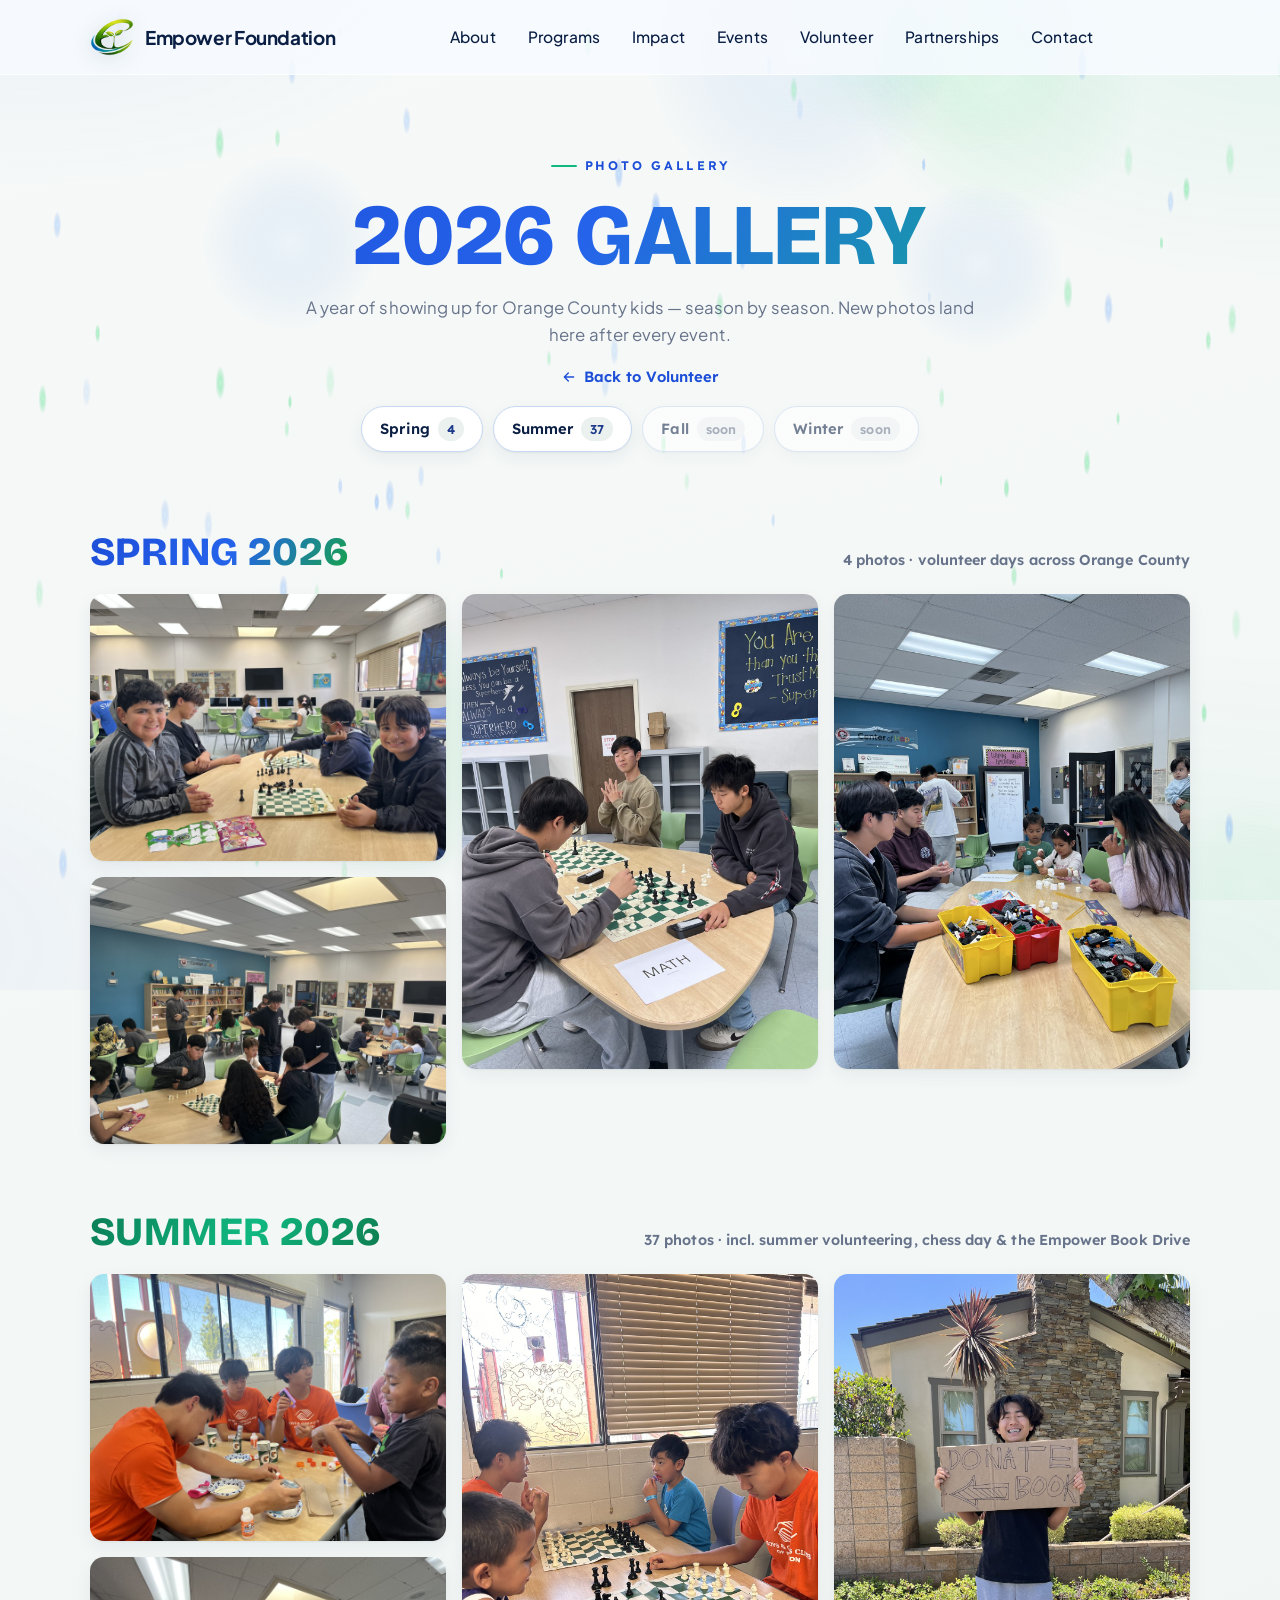
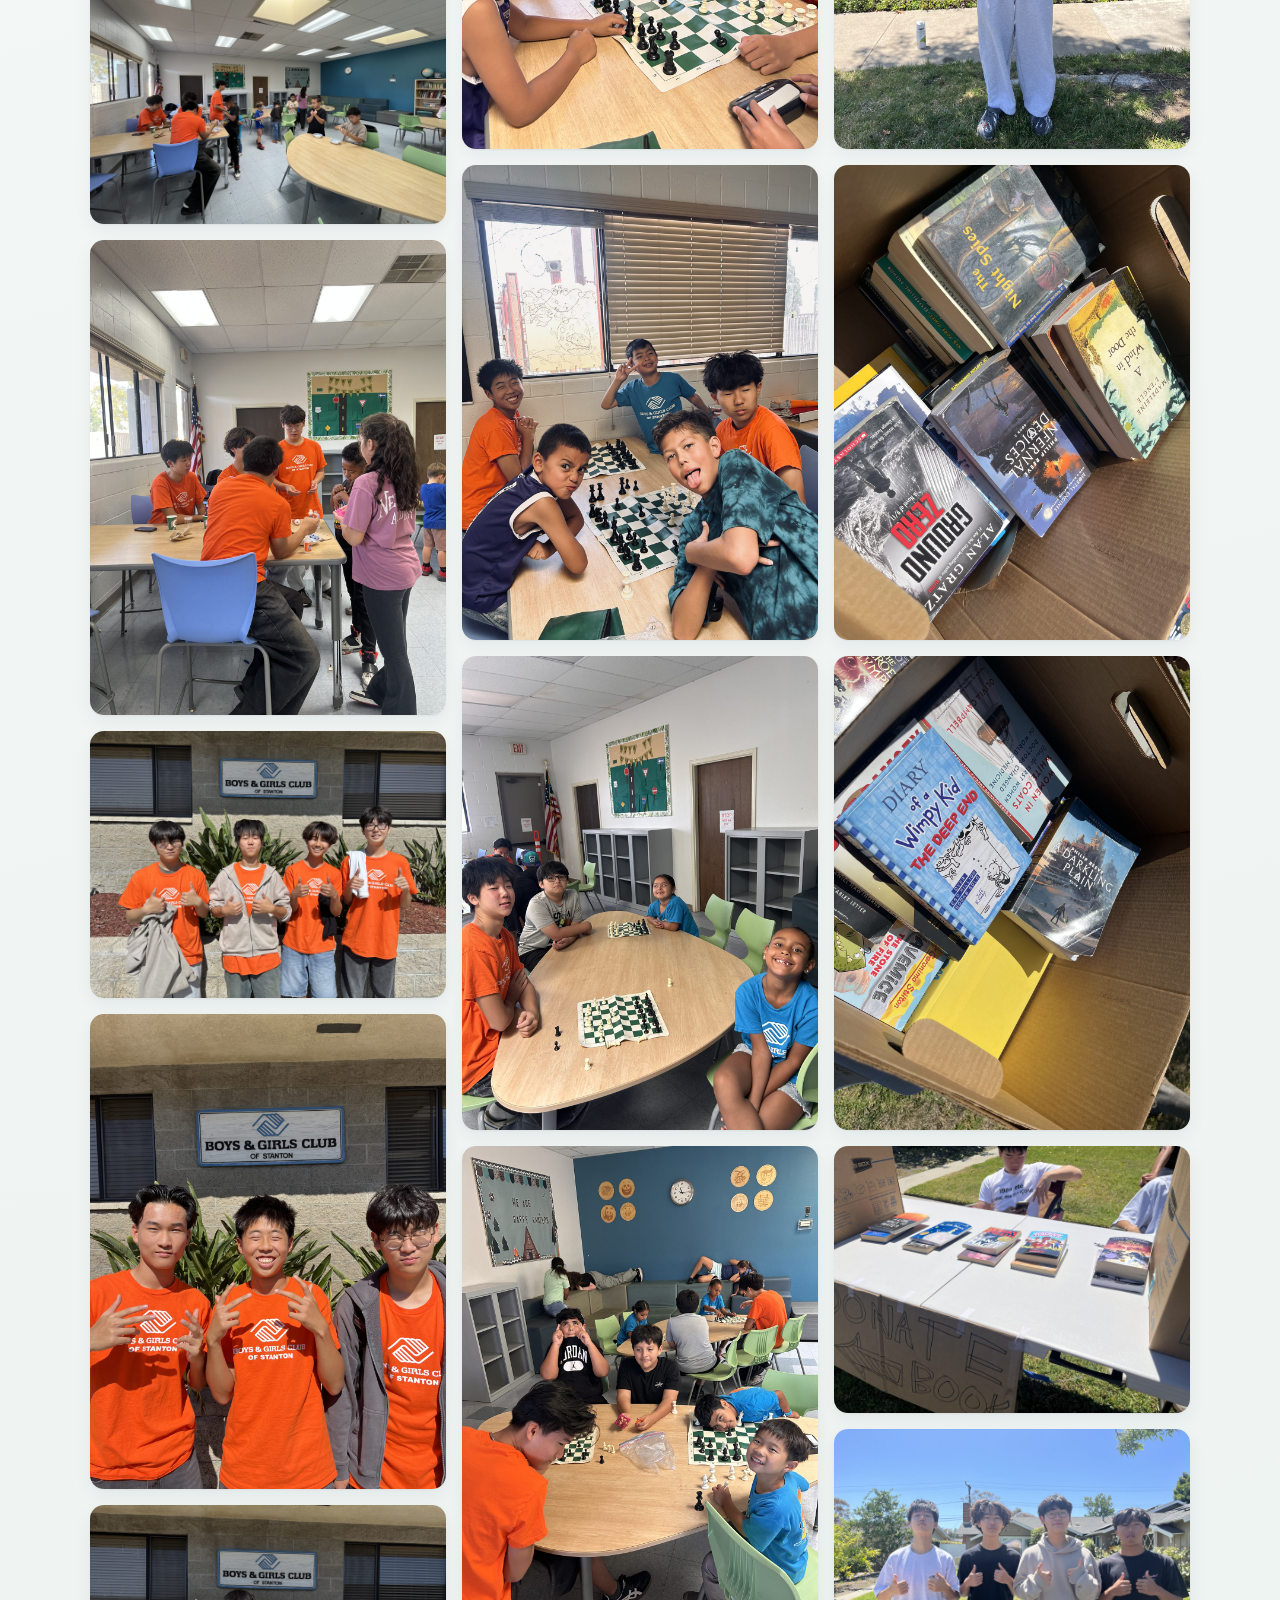
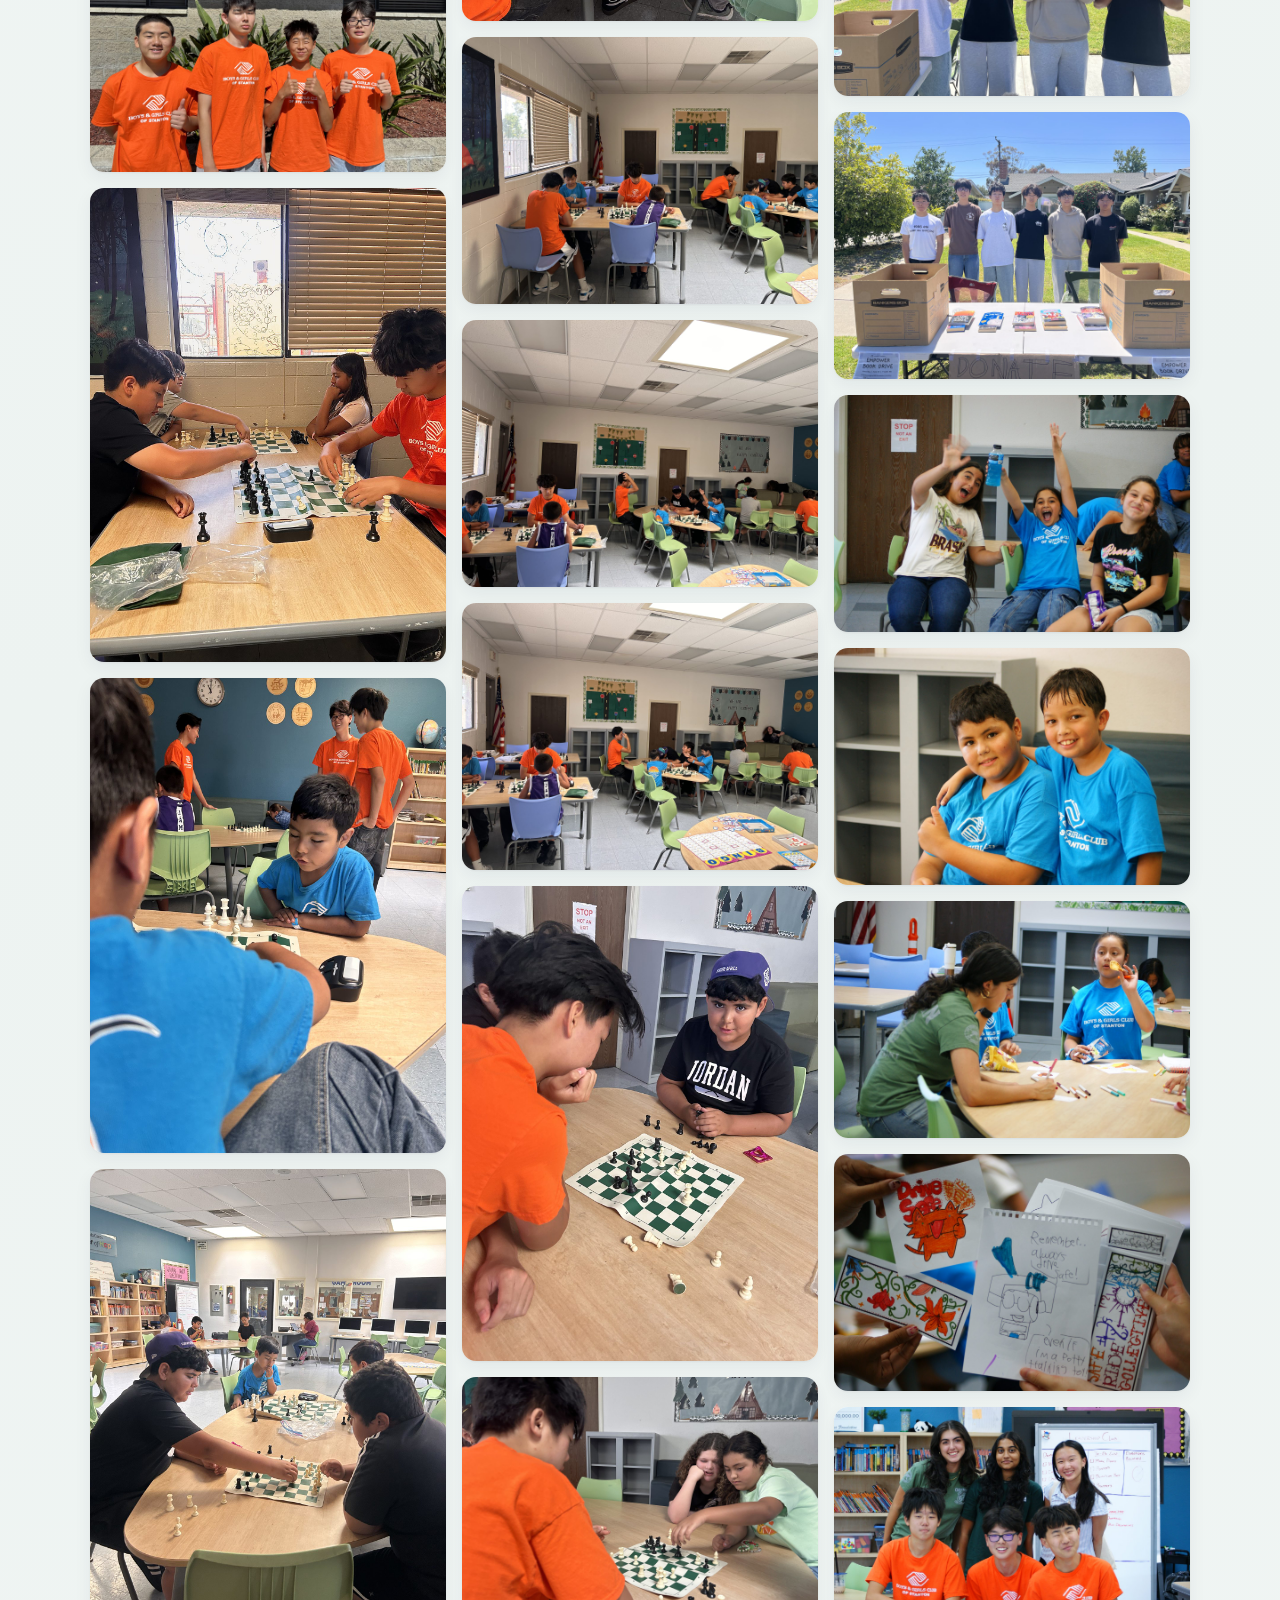
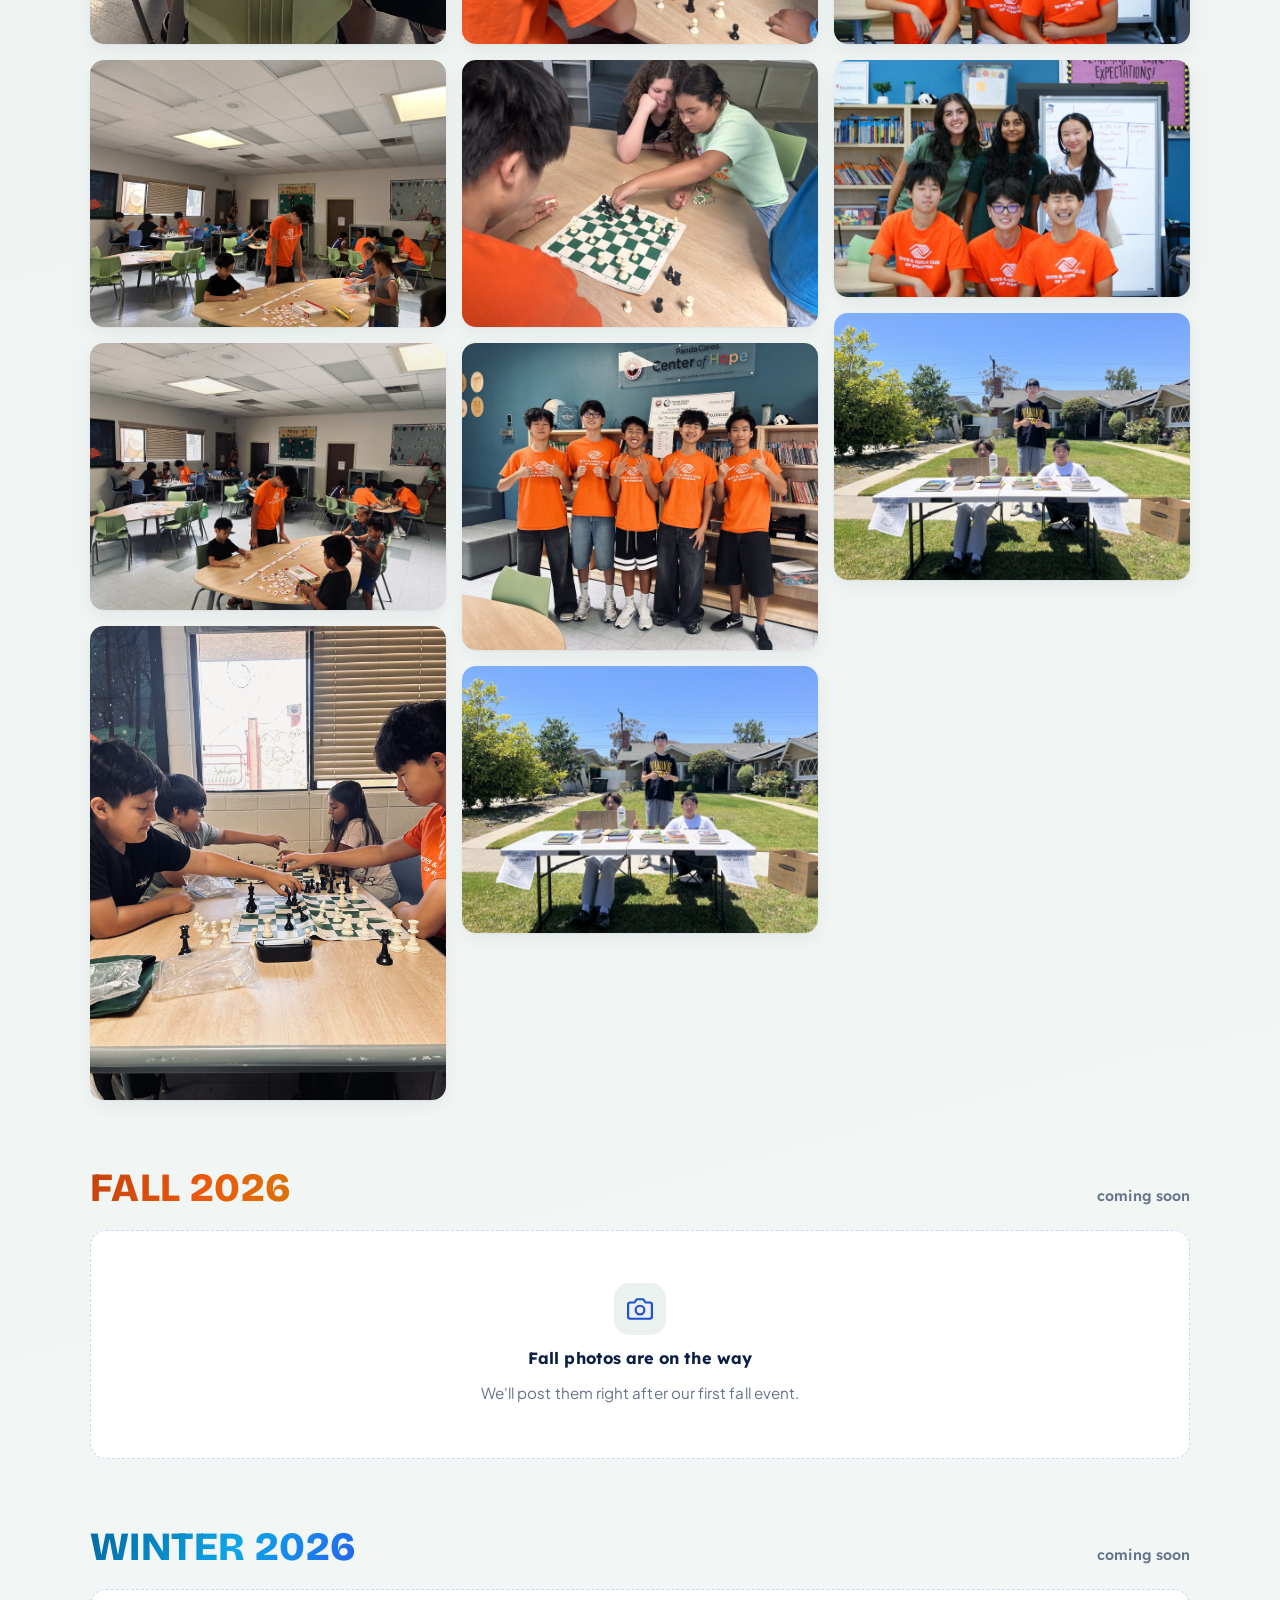
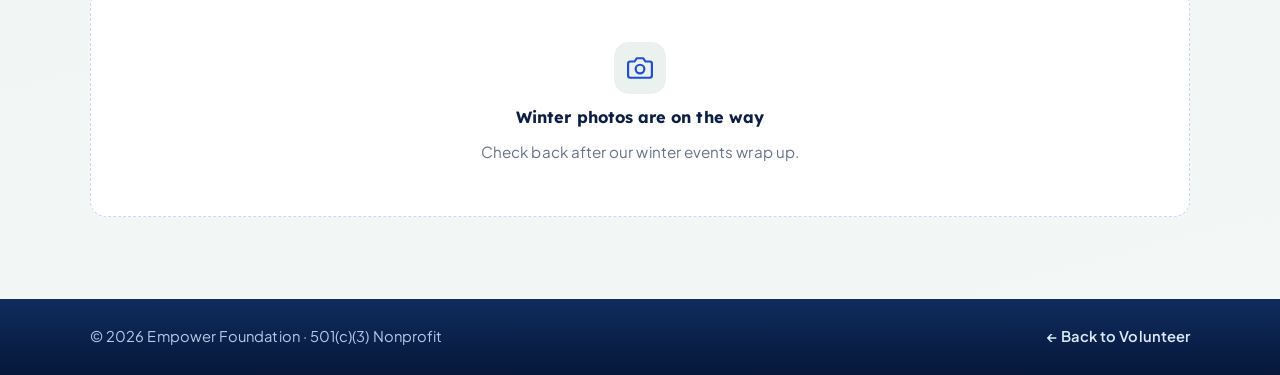
<file: gallery-2026.html>
<!DOCTYPE html>
<html lang="en" class="no-js">
<head>
  <meta charset="UTF-8" />
  <meta name="viewport" content="width=device-width, initial-scale=1" />
  <title>2026 Gallery — Empower Foundation</title>
  <meta name="description" content="Empower Foundation's 2026 photo gallery — volunteer days across Orange County, season by season." />
  <meta name="theme-color" content="#2563EB" />
  <link rel="icon" type="image/png" href="logo.png" />
  <link rel="preconnect" href="https://fonts.googleapis.com" />
  <link rel="preconnect" href="https://fonts.gstatic.com" crossorigin />
  <link href="https://fonts.googleapis.com/css2?family=Lexend:wght@400;500;600;700;800&family=Source+Sans+3:wght@400;500;600;700&display=swap" rel="stylesheet" />
  <style>
    :root{
      --primary:#2563EB; --primary-700:#1D4ED8; --primary-800:#1E40AF;
      --accent:#16A34A; --accent-700:#15803D;
      --bg:#F2F6F5; --surface:#FFFFFF;
      --heading:#0B1F44; --text:#3C4658; --muted:#67738A;
      --border:#DBE6F7; --border-strong:#C6D8F2; --ring:#2563EB;
      --shadow-sm:0 1px 2px rgba(11,31,68,.05), 0 6px 18px rgba(11,31,68,.06);
      --shadow-md:0 16px 44px -18px rgba(11,31,68,.30);
      --container:1180px;
    }
    *,*::before,*::after{box-sizing:border-box}
    html{-webkit-text-size-adjust:100%}
    @media (prefers-reduced-motion: no-preference){html{scroll-behavior:smooth}}
    body{margin:0; background:var(--bg); color:var(--text); font-family:"Source Sans 3",system-ui,sans-serif; font-size:17px; line-height:1.6; -webkit-font-smoothing:antialiased}
    h1,h2{font-family:"Lexend",system-ui,sans-serif; color:var(--heading); margin:0; line-height:1.1}
    a{color:var(--primary-700); text-decoration:none}
    img,svg{display:block; max-width:100%}
    :focus-visible{outline:3px solid var(--ring); outline-offset:3px; border-radius:6px}
    .container{width:100%; max-width:var(--container); margin-inline:auto; padding-inline:clamp(20px,5vw,40px)}

    /* header (shared look) */
    .site-header{position:sticky; top:0; z-index:100; background:rgba(247,251,255,.9); border-bottom:1px solid transparent; transition:border-color .25s, box-shadow .25s}
    .site-header.scrolled{border-bottom-color:var(--border); box-shadow:0 6px 24px -18px rgba(11,31,68,.5)}
    .nav{display:flex; align-items:center; gap:18px; height:74px}
    .brand{display:inline-flex; align-items:center; gap:11px; font-family:"Lexend",sans-serif; font-weight:700; font-size:1.18rem; color:var(--heading)}
    .brand .logo{width:44px; height:44px; flex:none; object-fit:contain}
    .nav-links{display:flex; align-items:center; gap:4px; margin-left:auto}
    .nav-links a{font-family:"Lexend",sans-serif; font-weight:500; font-size:.97rem; color:var(--heading); padding:9px 14px; border-radius:10px}
    .nav-links a:hover{background:#EAF1EF; text-decoration:none}
    .nav-toggle{display:none; margin-left:auto; width:46px; height:46px; align-items:center; justify-content:center; background:var(--surface); border:1.5px solid var(--border-strong); border-radius:12px; cursor:pointer; color:var(--heading)}
    .nav-toggle svg{width:24px;height:24px}
    .nav-toggle .ico-close{display:none}
    .nav-toggle[aria-expanded="true"] .ico-open{display:none}
    .nav-toggle[aria-expanded="true"] .ico-close{display:block}
    .mobile-menu{display:none; position:fixed; inset:74px 0 auto 0; z-index:99; background:var(--bg); border-bottom:1px solid var(--border); padding:18px clamp(20px,5vw,40px) 26px; transform:translateY(-12px); opacity:0; pointer-events:none; transition:opacity .22s, transform .22s}
    .mobile-menu.open{opacity:1; transform:none; pointer-events:auto}
    .mobile-menu a{display:block; font-family:"Lexend",sans-serif; font-weight:500; font-size:1.05rem; color:var(--heading); padding:14px 6px; border-bottom:1px solid var(--border)}
    @media (max-width:760px){ .nav-links{display:none} .nav-toggle{display:inline-flex} .mobile-menu{display:block} }

    /* gallery hero */
    .album-hero{padding:clamp(40px,7vw,72px) 0 clamp(14px,2.5vw,24px); text-align:center}
    .album-kicker{display:inline-flex; align-items:center; gap:8px; font-family:"Lexend",sans-serif; font-weight:600; font-size:.78rem; letter-spacing:.22em; text-transform:uppercase; color:var(--primary-700)}
    .album-kicker::before{content:""; width:26px; height:2px; border-radius:2px; background:var(--accent)}
    .album-title{margin-top:12px; font-weight:800; font-size:clamp(3rem,9vw,5.4rem); letter-spacing:.01em; text-transform:uppercase;
      background:linear-gradient(120deg,#1D4ED8,#2563EB 45%,#10B981); -webkit-background-clip:text; background-clip:text; -webkit-text-fill-color:transparent; color:transparent}
    .album-sub{margin:12px auto 0; max-width:58ch; color:var(--muted); font-size:1.05rem}
    .album-back{display:inline-flex; align-items:center; gap:7px; margin-top:16px; font-family:"Lexend",sans-serif; font-weight:600; font-size:.93rem}
    .album-back svg{width:16px; height:16px}

    /* season chip nav */
    .season-nav{display:flex; flex-wrap:wrap; justify-content:center; gap:10px; padding:14px 0 6px}
    .season-chip{display:inline-flex; align-items:center; gap:8px; padding:10px 18px; border-radius:999px; background:var(--surface); border:1px solid var(--border-strong); font-family:"Lexend",sans-serif; font-weight:600; font-size:.92rem; color:var(--heading); box-shadow:var(--shadow-sm); transition:transform .2s ease, border-color .2s}
    .season-chip:hover{transform:translateY(-2px); border-color:var(--primary); text-decoration:none}
    .season-chip .n{font-size:.8rem; padding:2px 9px; border-radius:999px; background:#EAF1EF; color:var(--primary-800)}
    .season-chip.soon{opacity:.55; pointer-events:none}
    .season-chip.soon .n{background:#F1F3F6; color:var(--muted)}

    /* season sections */
    .season-block{padding:clamp(28px,4.5vw,48px) 0 clamp(10px,2vw,18px)}
    .season-head{display:flex; align-items:baseline; justify-content:space-between; gap:14px; flex-wrap:wrap; margin-bottom:20px}
    .season-title{font-weight:800; font-size:clamp(1.7rem,4vw,2.5rem); text-transform:uppercase; letter-spacing:.01em;
      -webkit-background-clip:text; background-clip:text; -webkit-text-fill-color:transparent; color:transparent}
    .st-spring{background-image:linear-gradient(120deg,#1D4ED8,#2563EB 55%,#16A34A)}
    .st-summer{background-image:linear-gradient(120deg,#0B7D57,#10B981 55%,#0E7C4F)}
    .st-fall{background-image:linear-gradient(120deg,#C2410C,#EA580C 55%,#D97706)}
    .st-winter{background-image:linear-gradient(120deg,#0369A1,#0EA5E9 55%,#2563EB)}
    .season-count{font-family:"Lexend",sans-serif; font-weight:600; font-size:.9rem; color:var(--muted)}

    /* masonry grid */
    .album-grid{column-count:3; column-gap:16px}
    @media (max-width:1000px){ .album-grid{column-count:2} }
    @media (max-width:600px){ .album-grid{column-count:1} }
    .album-tile{position:relative; display:block; width:100%; margin:0 0 16px; padding:0; border:none; border-radius:14px; overflow:hidden; cursor:zoom-in; background:var(--surface); box-shadow:var(--shadow-sm); break-inside:avoid; transition:transform .35s cubic-bezier(.2,.8,.2,1), box-shadow .35s ease}
    .album-tile img{width:100%; height:auto; display:block; transition:transform .6s cubic-bezier(.2,.8,.2,1)}
    .album-tile:hover{transform:translateY(-4px); box-shadow:var(--shadow-md)}
    .album-tile:hover img{transform:scale(1.04)}
    .album-tile::after{content:""; position:absolute; inset:0; background:linear-gradient(180deg, transparent 68%, rgba(11,31,68,.28)); opacity:0; transition:opacity .3s ease; pointer-events:none}
    .album-tile:hover::after{opacity:1}

    /* coming-soon panel for empty seasons */
    .season-soon{display:grid; place-items:center; gap:10px; text-align:center; padding:clamp(30px,5vw,52px); background:var(--surface); border:1.5px dashed var(--border-strong); border-radius:16px; color:var(--muted)}
    .season-soon .cam{width:52px; height:52px; border-radius:15px; display:grid; place-items:center; background:#EAF1EF; color:var(--primary-700)}
    .season-soon .cam svg{width:26px; height:26px}
    .season-soon strong{font-family:"Lexend",sans-serif; color:var(--heading); font-size:1.02rem}
    .season-soon p{margin:0; font-size:.95rem}

    /* lightbox */
    .lb{position:fixed; inset:0; z-index:300; display:grid; place-items:center; padding:20px; background:rgba(7,13,28,.88); opacity:0; pointer-events:none; transition:opacity .25s ease}
    .lb.open{opacity:1; pointer-events:auto}
    .lb img{max-width:min(1200px,94vw); max-height:84vh; width:auto; height:auto; border-radius:12px; box-shadow:0 40px 90px -28px rgba(0,0,0,.7)}
    .lb-count{position:absolute; top:18px; left:50%; transform:translateX(-50%); color:#fff; font-family:"Lexend",sans-serif; font-weight:600; font-size:.92rem; opacity:.85}
    .lb-btn{position:absolute; width:46px; height:46px; border-radius:50%; border:none; background:rgba(255,255,255,.94); color:var(--heading); display:grid; place-items:center; cursor:pointer; transition:transform .18s ease}
    .lb-btn:hover{transform:scale(1.08)}
    .lb-btn svg{width:22px; height:22px}
    .lb-close{top:16px; right:16px}
    .lb-prev{left:14px; top:50%; margin-top:-23px}
    .lb-next{right:14px; top:50%; margin-top:-23px}
    @media (max-width:600px){ .lb-prev{left:8px} .lb-next{right:8px} }

    /* footer */
    .mini-footer{background:linear-gradient(180deg,#0F2C5E,#06173A); color:#B6CBE8; padding:26px 0; font-size:.92rem; margin-top:clamp(36px,6vw,64px)}
    .mini-footer .container{display:flex; flex-wrap:wrap; gap:10px 24px; align-items:center; justify-content:space-between}
    .mini-footer a{color:#DCEAFB; font-weight:600}
    .mini-footer p{margin:0}

    .js .reveal{opacity:0; transform:translateY(28px); transition:opacity .7s cubic-bezier(.22,.72,.24,1), transform .8s cubic-bezier(.22,.72,.24,1)}
    .js .reveal.in{opacity:1; transform:none}
    @media (prefers-reduced-motion: reduce){ .js .reveal{opacity:1; transform:none} .album-tile,.album-tile img{transition:none} }
  </style>
  <link rel="stylesheet" href="theme.css?v=7" />
</head>
<body>
  <header class="site-header" id="top">
    <div class="container">
      <nav class="nav" aria-label="Primary">
        <a href="index.html" class="brand" aria-label="Empower Foundation home">
          <img class="logo" src="logo-mark.png" alt="" />
          <span>Empower Foundation</span>
        </a>
        <div class="nav-links">
          <a href="about.html">About</a>
          <a href="programs.html">Programs</a>
          <a href="impact.html">Impact</a>
          <a href="events.html">Events</a>
          <a href="volunteer.html">Volunteer</a>
          <a href="partnership.html">Partnerships</a>
          <a href="contact.html">Contact</a>
        </div>
        <button class="nav-toggle" id="navToggle" aria-label="Open menu" aria-expanded="false" aria-controls="mobileMenu">
          <svg class="ico-open" viewBox="0 0 24 24" fill="none" stroke="currentColor" stroke-width="2" stroke-linecap="round" aria-hidden="true"><path d="M4 7h16M4 12h16M4 17h16"/></svg>
          <svg class="ico-close" viewBox="0 0 24 24" fill="none" stroke="currentColor" stroke-width="2" stroke-linecap="round" aria-hidden="true"><path d="M6 6l12 12M18 6L6 18"/></svg>
        </button>
      </nav>
    </div>
    <div class="mobile-menu" id="mobileMenu">
      <a href="about.html">About</a>
      <a href="programs.html">Programs</a>
      <a href="impact.html">Impact</a>
          <a href="events.html">Events</a>
      <a href="volunteer.html">Volunteer</a>
      <a href="partnership.html">Partnerships</a>
      <a href="contact.html">Contact</a>
    </div>
  </header>

  <main>
    <section class="album-hero">
      <div class="container">
        <span class="album-kicker">Photo Gallery</span>
        <h1 class="album-title">2026 Gallery</h1>
        <p class="album-sub">A year of showing up for Orange County kids — season by season. New photos land here after every event.</p>
        <div><a class="album-back" href="volunteer.html#albums"><svg viewBox="0 0 24 24" fill="none" stroke="currentColor" stroke-width="2" stroke-linecap="round" stroke-linejoin="round" aria-hidden="true"><path d="M19 12H5M11 18l-6-6 6-6"/></svg> Back to Volunteer</a></div>
        <nav class="season-nav" aria-label="Jump to a season">
          <a class="season-chip" href="#spring">Spring <span class="n">4</span></a>
          <a class="season-chip" href="#summer">Summer <span class="n">37</span></a>
          <span class="season-chip soon" aria-disabled="true">Fall <span class="n">soon</span></span>
          <span class="season-chip soon" aria-disabled="true">Winter <span class="n">soon</span></span>
        </nav>
      </div>
    </section>

    <section class="season-block" id="spring">
      <div class="container">
        <div class="season-head reveal">
          <h2 class="season-title st-spring">Spring 2026</h2>
          <span class="season-count">4 photos &middot; volunteer days across Orange County</span>
        </div>
        <div class="album-grid">
            <button class="album-tile reveal" data-full="images/spring-2026-01.jpg" aria-label="Open photo 1"><img src="images/spring-2026-01.jpg" alt="Volunteer day photo 1" loading="lazy" /></button>
            <button class="album-tile reveal" data-full="images/spring-2026-02.jpg" aria-label="Open photo 2"><img src="images/spring-2026-02.jpg" alt="Volunteer day photo 2" loading="lazy" /></button>
            <button class="album-tile reveal" data-full="images/spring-2026-03.jpg" aria-label="Open photo 3"><img src="images/spring-2026-03.jpg" alt="Volunteer day photo 3" loading="lazy" /></button>
            <button class="album-tile reveal" data-full="images/spring-2026-04.jpg" aria-label="Open photo 4"><img src="images/spring-2026-04.jpg" alt="Volunteer day photo 4" loading="lazy" /></button>
        </div>
      </div>
    </section>

    <section class="season-block" id="summer">
      <div class="container">
        <div class="season-head reveal">
          <h2 class="season-title st-summer">Summer 2026</h2>
          <span class="season-count">37 photos &middot; incl. summer volunteering, chess day &amp; the Empower Book Drive</span>
        </div>
        <div class="album-grid">
            <button class="album-tile reveal" data-full="images/summer-2026-01.jpg" aria-label="Open photo 1"><img src="images/summer-2026-01.jpg" alt="Volunteer day photo 1" loading="lazy" /></button>
            <button class="album-tile reveal" data-full="images/summer-2026-02.jpg" aria-label="Open photo 2"><img src="images/summer-2026-02.jpg" alt="Volunteer day photo 2" loading="lazy" /></button>
            <button class="album-tile reveal" data-full="images/summer-2026-03.jpg" aria-label="Open photo 3"><img src="images/summer-2026-03.jpg" alt="Volunteer day photo 3" loading="lazy" /></button>
            <button class="album-tile reveal" data-full="images/summer-2026-04.jpg" aria-label="Open photo 4"><img src="images/summer-2026-04.jpg" alt="Volunteer day photo 4" loading="lazy" /></button>
            <button class="album-tile reveal" data-full="images/summer-2026-05.jpg" aria-label="Open photo 5"><img src="images/summer-2026-05.jpg" alt="Volunteer day photo 5" loading="lazy" /></button>
            <button class="album-tile reveal" data-full="images/summer-2026-06.jpg" aria-label="Open photo 6"><img src="images/summer-2026-06.jpg" alt="Volunteer day photo 6" loading="lazy" /></button>
            <button class="album-tile reveal" data-full="images/summer-2026-07.jpg" aria-label="Open photo 7"><img src="images/summer-2026-07.jpg" alt="Volunteer day photo 7" loading="lazy" /></button>
            <button class="album-tile reveal" data-full="images/summer-2026-08.jpg" aria-label="Open photo 8"><img src="images/summer-2026-08.jpg" alt="Volunteer day photo 8" loading="lazy" /></button>
            <button class="album-tile reveal" data-full="images/summer-2026-09.jpg" aria-label="Open photo 9"><img src="images/summer-2026-09.jpg" alt="Volunteer day photo 9" loading="lazy" /></button>
            <button class="album-tile reveal" data-full="images/summer-2026-10.jpg" aria-label="Open photo 10"><img src="images/summer-2026-10.jpg" alt="Volunteer day photo 10" loading="lazy" /></button>
            <button class="album-tile reveal" data-full="images/summer-2026-11.jpg" aria-label="Open photo 11"><img src="images/summer-2026-11.jpg" alt="Volunteer day photo 11" loading="lazy" /></button>
            <button class="album-tile reveal" data-full="images/summer-2026-12.jpg" aria-label="Open photo 12"><img src="images/summer-2026-12.jpg" alt="Volunteer day photo 12" loading="lazy" /></button>
            <button class="album-tile reveal" data-full="images/summer-2026-13.jpg" aria-label="Open photo 13"><img src="images/summer-2026-13.jpg" alt="Volunteer day photo 13" loading="lazy" /></button>
            <button class="album-tile reveal" data-full="images/summer-2026-14.jpg" aria-label="Open photo 14"><img src="images/summer-2026-14.jpg" alt="Volunteer day photo 14" loading="lazy" /></button>
            <button class="album-tile reveal" data-full="images/summer-2026-15.jpg" aria-label="Open photo 15"><img src="images/summer-2026-15.jpg" alt="Volunteer day photo 15" loading="lazy" /></button>
            <button class="album-tile reveal" data-full="images/summer-2026-16.jpg" aria-label="Open photo 16"><img src="images/summer-2026-16.jpg" alt="Volunteer day photo 16" loading="lazy" /></button>
            <button class="album-tile reveal" data-full="images/summer-2026-17.jpg" aria-label="Open photo 17"><img src="images/summer-2026-17.jpg" alt="Volunteer day photo 17" loading="lazy" /></button>
            <button class="album-tile reveal" data-full="images/summer-2026-18.jpg" aria-label="Open photo 18"><img src="images/summer-2026-18.jpg" alt="Volunteer day photo 18" loading="lazy" /></button>
            <button class="album-tile reveal" data-full="images/summer-2026-19.jpg" aria-label="Open photo 19"><img src="images/summer-2026-19.jpg" alt="Volunteer day photo 19" loading="lazy" /></button>
            <button class="album-tile reveal" data-full="images/summer-2026-20.jpg" aria-label="Open photo 20"><img src="images/summer-2026-20.jpg" alt="Volunteer day photo 20" loading="lazy" /></button>
            <button class="album-tile reveal" data-full="images/summer-2026-21.jpg" aria-label="Open photo 21"><img src="images/summer-2026-21.jpg" alt="Volunteer day photo 21" loading="lazy" /></button>
            <button class="album-tile reveal" data-full="images/summer-2026-22.jpg" aria-label="Open photo 22"><img src="images/summer-2026-22.jpg" alt="Volunteer day photo 22" loading="lazy" /></button>
            <button class="album-tile reveal" data-full="images/summer-2026-23.jpg" aria-label="Open photo 23"><img src="images/summer-2026-23.jpg" alt="Volunteer day photo 23" loading="lazy" /></button>
            <button class="album-tile reveal" data-full="images/bookdrive-01.jpg" aria-label="Open photo 24"><img src="images/bookdrive-01.jpg" alt="Empower Book Drive photo 1" loading="lazy" /></button>
            <button class="album-tile reveal" data-full="images/bookdrive-02.jpg" aria-label="Open photo 25"><img src="images/bookdrive-02.jpg" alt="Empower Book Drive photo 2" loading="lazy" /></button>
            <button class="album-tile reveal" data-full="images/bookdrive-03.jpg" aria-label="Open photo 26"><img src="images/bookdrive-03.jpg" alt="Empower Book Drive photo 3" loading="lazy" /></button>
            <button class="album-tile reveal" data-full="images/bookdrive-04.jpg" aria-label="Open photo 27"><img src="images/bookdrive-04.jpg" alt="Empower Book Drive photo 4" loading="lazy" /></button>
            <button class="album-tile reveal" data-full="images/bookdrive-05.jpg" aria-label="Open photo 28"><img src="images/bookdrive-05.jpg" alt="Empower Book Drive photo 5" loading="lazy" /></button>
            <button class="album-tile reveal" data-full="images/bookdrive-06.jpg" aria-label="Open photo 29"><img src="images/bookdrive-06.jpg" alt="Empower Book Drive photo 6" loading="lazy" /></button>
            <button class="album-tile reveal" data-full="images/bookdrive-07.jpg" aria-label="Open photo 30"><img src="images/bookdrive-07.jpg" alt="Empower Book Drive photo 7" loading="lazy" /></button>
            <button class="album-tile reveal" data-full="images/summer-2026-24.jpg" aria-label="Open photo"><img src="images/summer-2026-24.jpg" alt="Summer 2026 volunteer day photo" loading="lazy" /></button>
            <button class="album-tile reveal" data-full="images/summer-2026-25.jpg" aria-label="Open photo"><img src="images/summer-2026-25.jpg" alt="Summer 2026 volunteer day photo" loading="lazy" /></button>
            <button class="album-tile reveal" data-full="images/summer-2026-26.jpg" aria-label="Open photo"><img src="images/summer-2026-26.jpg" alt="Summer 2026 volunteer day photo" loading="lazy" /></button>
            <button class="album-tile reveal" data-full="images/summer-2026-27.jpg" aria-label="Open photo"><img src="images/summer-2026-27.jpg" alt="Summer 2026 volunteer day photo" loading="lazy" /></button>
            <button class="album-tile reveal" data-full="images/summer-2026-28.jpg" aria-label="Open photo"><img src="images/summer-2026-28.jpg" alt="Summer 2026 volunteer day photo" loading="lazy" /></button>
            <button class="album-tile reveal" data-full="images/summer-2026-29.jpg" aria-label="Open photo"><img src="images/summer-2026-29.jpg" alt="Summer 2026 volunteer day photo" loading="lazy" /></button>
            <button class="album-tile reveal" data-full="images/summer-2026-30.jpg" aria-label="Open photo"><img src="images/summer-2026-30.jpg" alt="Summer 2026 volunteer team at the Boys and Girls Club of Stanton" loading="lazy" /></button>
        </div>
      </div>
    </section>

    <section class="season-block" id="fall">
      <div class="container">
        <div class="season-head reveal">
          <h2 class="season-title st-fall">Fall 2026</h2>
          <span class="season-count">coming soon</span>
        </div>
        <div class="season-soon reveal">
          <span class="cam"><svg viewBox="0 0 24 24" fill="none" stroke="currentColor" stroke-width="2" stroke-linecap="round" stroke-linejoin="round" aria-hidden="true"><path d="M23 19a2 2 0 0 1-2 2H3a2 2 0 0 1-2-2V8a2 2 0 0 1 2-2h4l2-3h6l2 3h4a2 2 0 0 1 2 2z"/><circle cx="12" cy="13" r="4"/></svg></span>
          <strong>Fall photos are on the way</strong>
          <p>We'll post them right after our first fall event.</p>
        </div>
      </div>
    </section>

    <section class="season-block" id="winter">
      <div class="container">
        <div class="season-head reveal">
          <h2 class="season-title st-winter">Winter 2026</h2>
          <span class="season-count">coming soon</span>
        </div>
        <div class="season-soon reveal">
          <span class="cam"><svg viewBox="0 0 24 24" fill="none" stroke="currentColor" stroke-width="2" stroke-linecap="round" stroke-linejoin="round" aria-hidden="true"><path d="M23 19a2 2 0 0 1-2 2H3a2 2 0 0 1-2-2V8a2 2 0 0 1 2-2h4l2-3h6l2 3h4a2 2 0 0 1 2 2z"/><circle cx="12" cy="13" r="4"/></svg></span>
          <strong>Winter photos are on the way</strong>
          <p>Check back after our winter events wrap up.</p>
        </div>
      </div>
    </section>
  </main>

  <div class="lb" id="lb" role="dialog" aria-modal="true" aria-label="Photo viewer">
    <span class="lb-count" id="lbCount"></span>
    <img id="lbImg" alt="" />
    <button class="lb-btn lb-close" id="lbClose" aria-label="Close"><svg viewBox="0 0 24 24" fill="none" stroke="currentColor" stroke-width="2.2" stroke-linecap="round" aria-hidden="true"><path d="M6 6l12 12M18 6L6 18"/></svg></button>
    <button class="lb-btn lb-prev" id="lbPrev" aria-label="Previous photo"><svg viewBox="0 0 24 24" fill="none" stroke="currentColor" stroke-width="2.2" stroke-linecap="round" stroke-linejoin="round" aria-hidden="true"><path d="M15 18l-6-6 6-6"/></svg></button>
    <button class="lb-btn lb-next" id="lbNext" aria-label="Next photo"><svg viewBox="0 0 24 24" fill="none" stroke="currentColor" stroke-width="2.2" stroke-linecap="round" stroke-linejoin="round" aria-hidden="true"><path d="M9 6l6 6-6 6"/></svg></button>
  </div>

  <footer class="mini-footer">
    <div class="container">
      <p>&copy; <span id="year">2026</span> Empower Foundation &middot; 501(c)(3) Nonprofit</p>
      <a href="volunteer.html#albums">&larr; Back to Volunteer</a>
    </div>
  </footer>

  <script>
    document.documentElement.classList.remove('no-js');
    document.documentElement.classList.add('js');
    document.getElementById('year').textContent = new Date().getFullYear();
    (function(){
      var h=document.querySelector('.site-header');
      function u(){ h.classList.toggle('scrolled', window.scrollY>8); }
      window.addEventListener('scroll', u, {passive:true}); u();
    })();
    (function(){
      var t=document.getElementById('navToggle'), m=document.getElementById('mobileMenu');
      t.addEventListener('click', function(){
        var open=!m.classList.contains('open');
        if(open) m.style.display='block';
        m.classList.toggle('open', open);
        t.setAttribute('aria-expanded', open?'true':'false');
      });
    })();
    (function(){
      var tiles=[].slice.call(document.querySelectorAll('.album-tile'));
      var lb=document.getElementById('lb'), img=document.getElementById('lbImg'), count=document.getElementById('lbCount');
      var i=0;
      function show(n){ i=((n%tiles.length)+tiles.length)%tiles.length; img.src=tiles[i].getAttribute('data-full'); count.textContent=(i+1)+' / '+tiles.length; }
      function open(n){ show(n); lb.classList.add('open'); document.body.style.overflow='hidden'; }
      function close(){ lb.classList.remove('open'); document.body.style.overflow=''; }
      tiles.forEach(function(t,idx){ t.addEventListener('click', function(){ open(idx); }); });
      document.getElementById('lbClose').addEventListener('click', close);
      document.getElementById('lbPrev').addEventListener('click', function(){ show(i-1); });
      document.getElementById('lbNext').addEventListener('click', function(){ show(i+1); });
      lb.addEventListener('click', function(e){ if(e.target===lb) close(); });
      document.addEventListener('keydown', function(e){
        if(!lb.classList.contains('open')) return;
        if(e.key==='Escape') close();
        else if(e.key==='ArrowLeft') show(i-1);
        else if(e.key==='ArrowRight') show(i+1);
      });
    })();
  </script>
  <script src="bg.js" defer></script>
  <script src="anim.js" defer></script>
</body>
</html>
</file>
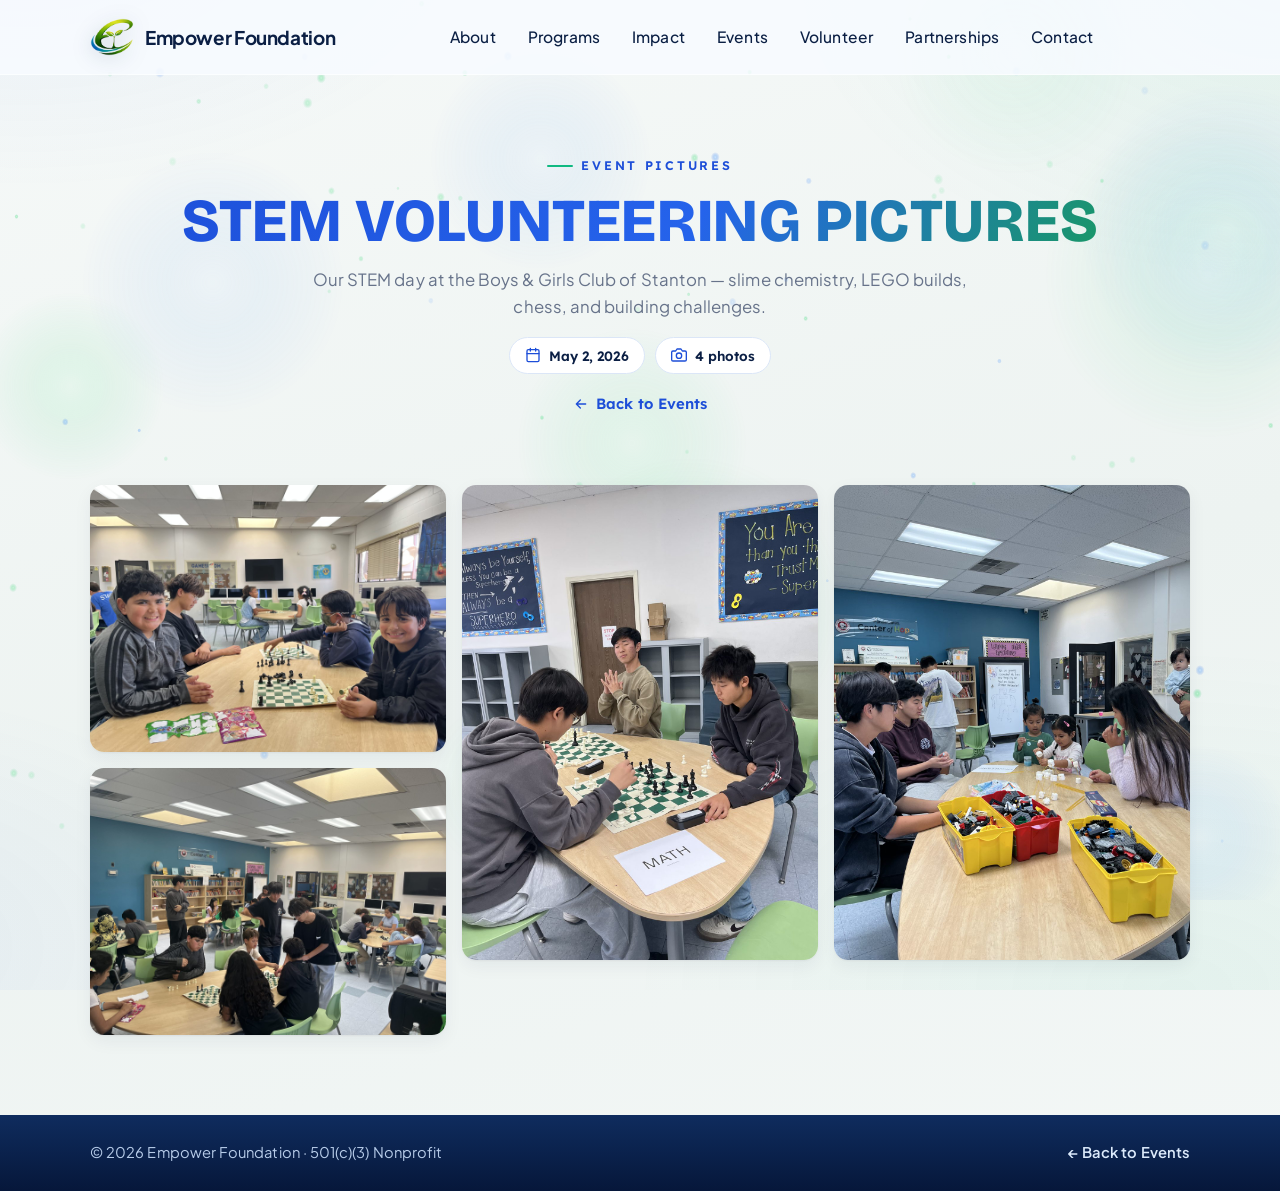
<file: stem-day-pictures.html>
<!DOCTYPE html>
<html lang="en" class="no-js">
<head>
  <meta charset="UTF-8" />
  <meta name="viewport" content="width=device-width, initial-scale=1" />
  <title>STEM Volunteering at the Boys & Girls Club of Stanton — Pictures — Empower Foundation</title>
  <meta name="description" content="Pictures from Empower Foundation's STEM volunteering day at the Boys & Girls Club of Stanton — May 2, 2026." />
  <meta name="theme-color" content="#2563EB" />
  <link rel="icon" type="image/png" href="logo.png" />
  <link rel="preconnect" href="https://fonts.googleapis.com" />
  <link rel="preconnect" href="https://fonts.gstatic.com" crossorigin />
  <link href="https://fonts.googleapis.com/css2?family=Lexend:wght@400;500;600;700;800&family=Source+Sans+3:wght@400;500;600;700&display=swap" rel="stylesheet" />
  <style>
    :root{
      --primary:#2563EB; --primary-700:#1D4ED8; --primary-800:#1E40AF;
      --accent:#16A34A; --accent-700:#15803D;
      --bg:#F2F6F5; --surface:#FFFFFF;
      --heading:#0B1F44; --text:#3C4658; --muted:#67738A;
      --border:#DBE6F7; --border-strong:#C6D8F2; --ring:#2563EB;
      --shadow-sm:0 1px 2px rgba(11,31,68,.05), 0 6px 18px rgba(11,31,68,.06);
      --shadow-md:0 16px 44px -18px rgba(11,31,68,.30);
      --container:1180px;
    }
    *,*::before,*::after{box-sizing:border-box}
    html{-webkit-text-size-adjust:100%}
    @media (prefers-reduced-motion: no-preference){html{scroll-behavior:smooth}}
    body{margin:0; background:var(--bg); color:var(--text); font-family:"Source Sans 3",system-ui,sans-serif; font-size:17px; line-height:1.6; -webkit-font-smoothing:antialiased}
    h1,h2{font-family:"Lexend",system-ui,sans-serif; color:var(--heading); margin:0; line-height:1.1}
    a{color:var(--primary-700); text-decoration:none}
    img,svg{display:block; max-width:100%}
    :focus-visible{outline:3px solid var(--ring); outline-offset:3px; border-radius:6px}
    .container{width:100%; max-width:var(--container); margin-inline:auto; padding-inline:clamp(20px,5vw,40px)}

    .site-header{position:sticky; top:0; z-index:100; background:rgba(247,251,255,.9); border-bottom:1px solid transparent; transition:border-color .25s, box-shadow .25s}
    .site-header.scrolled{border-bottom-color:var(--border); box-shadow:0 6px 24px -18px rgba(11,31,68,.5)}
    .nav{display:flex; align-items:center; gap:18px; height:74px}
    .brand{display:inline-flex; align-items:center; gap:11px; font-family:"Lexend",sans-serif; font-weight:700; font-size:1.18rem; color:var(--heading)}
    .brand .logo{width:44px; height:44px; flex:none; object-fit:contain}
    .nav-links{display:flex; align-items:center; gap:4px; margin-left:auto}
    .nav-links a{font-family:"Lexend",sans-serif; font-weight:500; font-size:.97rem; color:var(--heading); padding:9px 14px; border-radius:10px}
    .nav-links a:hover{background:#EAF1EF; text-decoration:none}
    .nav-toggle{display:none; margin-left:auto; width:46px; height:46px; align-items:center; justify-content:center; background:var(--surface); border:1.5px solid var(--border-strong); border-radius:12px; cursor:pointer; color:var(--heading)}
    .nav-toggle svg{width:24px;height:24px}
    .nav-toggle .ico-close{display:none}
    .nav-toggle[aria-expanded="true"] .ico-open{display:none}
    .nav-toggle[aria-expanded="true"] .ico-close{display:block}
    .mobile-menu{display:none; position:fixed; inset:74px 0 auto 0; z-index:99; background:var(--bg); border-bottom:1px solid var(--border); padding:18px clamp(20px,5vw,40px) 26px; transform:translateY(-12px); opacity:0; pointer-events:none; transition:opacity .22s, transform .22s}
    .mobile-menu.open{opacity:1; transform:none; pointer-events:auto}
    .mobile-menu a{display:block; font-family:"Lexend",sans-serif; font-weight:500; font-size:1.05rem; color:var(--heading); padding:14px 6px; border-bottom:1px solid var(--border)}
    @media (max-width:760px){ .nav-links{display:none} .nav-toggle{display:inline-flex} .mobile-menu{display:block} }

    .album-hero{padding:clamp(40px,7vw,72px) 0 clamp(18px,3vw,30px); text-align:center}
    .album-kicker{display:inline-flex; align-items:center; gap:8px; font-family:"Lexend",sans-serif; font-weight:600; font-size:.78rem; letter-spacing:.22em; text-transform:uppercase; color:var(--primary-700)}
    .album-kicker::before{content:""; width:26px; height:2px; border-radius:2px; background:var(--accent)}
    .album-title{margin-top:12px; font-weight:800; font-size:clamp(2.1rem,6vw,3.8rem); letter-spacing:.01em; text-transform:uppercase;
      background:linear-gradient(120deg,#1D4ED8,#2563EB 55%,#16A34A); -webkit-background-clip:text; background-clip:text; -webkit-text-fill-color:transparent; color:transparent}
    .album-sub{margin:12px auto 0; max-width:56ch; color:var(--muted); font-size:1.05rem}
    .album-meta-row{display:flex; flex-wrap:wrap; justify-content:center; gap:10px; margin-top:16px}
    .album-meta{display:inline-flex; align-items:center; gap:8px; padding:7px 15px; border-radius:999px; background:var(--surface); border:1px solid var(--border); font-family:"Lexend",sans-serif; font-weight:600; font-size:.85rem; color:var(--heading)}
    .album-meta svg{width:16px; height:16px; color:var(--primary-700)}
    .album-back{display:inline-flex; align-items:center; gap:7px; margin-top:18px; font-family:"Lexend",sans-serif; font-weight:600; font-size:.93rem}
    .album-back svg{width:16px; height:16px}

    .album-wrap{padding:clamp(20px,3.5vw,36px) 0 clamp(48px,7vw,80px)}
    .album-grid{column-count:3; column-gap:16px}
    @media (max-width:1000px){ .album-grid{column-count:2} }
    @media (max-width:600px){ .album-grid{column-count:1} }
    .album-tile{position:relative; display:block; width:100%; margin:0 0 16px; padding:0; border:none; border-radius:14px; overflow:hidden; cursor:zoom-in; background:var(--surface); box-shadow:var(--shadow-sm); break-inside:avoid; transition:transform .35s cubic-bezier(.2,.8,.2,1), box-shadow .35s ease}
    .album-tile img{width:100%; height:auto; display:block; transition:transform .6s cubic-bezier(.2,.8,.2,1)}
    .album-tile:hover{transform:translateY(-4px); box-shadow:var(--shadow-md)}
    .album-tile:hover img{transform:scale(1.04)}
    .album-tile::after{content:""; position:absolute; inset:0; background:linear-gradient(180deg, transparent 68%, rgba(11,31,68,.28)); opacity:0; transition:opacity .3s ease; pointer-events:none}
    .album-tile:hover::after{opacity:1}

    .lb{position:fixed; inset:0; z-index:300; display:grid; place-items:center; padding:20px; background:rgba(7,13,28,.88); opacity:0; pointer-events:none; transition:opacity .25s ease}
    .lb.open{opacity:1; pointer-events:auto}
    .lb img{max-width:min(1200px,94vw); max-height:84vh; width:auto; height:auto; border-radius:12px; box-shadow:0 40px 90px -28px rgba(0,0,0,.7)}
    .lb-count{position:absolute; top:18px; left:50%; transform:translateX(-50%); color:#fff; font-family:"Lexend",sans-serif; font-weight:600; font-size:.92rem; opacity:.85}
    .lb-btn{position:absolute; width:46px; height:46px; border-radius:50%; border:none; background:rgba(255,255,255,.94); color:var(--heading); display:grid; place-items:center; cursor:pointer; transition:transform .18s ease}
    .lb-btn:hover{transform:scale(1.08)}
    .lb-btn svg{width:22px; height:22px}
    .lb-close{top:16px; right:16px}
    .lb-prev{left:14px; top:50%; margin-top:-23px}
    .lb-next{right:14px; top:50%; margin-top:-23px}
    @media (max-width:600px){ .lb-prev{left:8px} .lb-next{right:8px} }

    .mini-footer{background:linear-gradient(180deg,#0F2C5E,#06173A); color:#B6CBE8; padding:26px 0; font-size:.92rem}
    .mini-footer .container{display:flex; flex-wrap:wrap; gap:10px 24px; align-items:center; justify-content:space-between}
    .mini-footer a{color:#DCEAFB; font-weight:600}
    .mini-footer p{margin:0}

    .js .reveal{opacity:0; transform:translateY(28px); transition:opacity .7s cubic-bezier(.22,.72,.24,1), transform .8s cubic-bezier(.22,.72,.24,1)}
    .js .reveal.in{opacity:1; transform:none}
    @media (prefers-reduced-motion: reduce){ .js .reveal{opacity:1; transform:none} .album-tile,.album-tile img{transition:none} }
  </style>
  <link rel="stylesheet" href="theme.css?v=7" />
</head>
<body>
  <header class="site-header" id="top">
    <div class="container">
      <nav class="nav" aria-label="Primary">
        <a href="index.html" class="brand" aria-label="Empower Foundation home">
          <img class="logo" src="logo-mark.png" alt="" />
          <span>Empower Foundation</span>
        </a>
        <div class="nav-links">
          <a href="about.html">About</a>
          <a href="programs.html">Programs</a>
          <a href="impact.html">Impact</a>
          <a href="events.html">Events</a>
          <a href="volunteer.html">Volunteer</a>
          <a href="partnership.html">Partnerships</a>
          <a href="contact.html">Contact</a>
        </div>
        <button class="nav-toggle" id="navToggle" aria-label="Open menu" aria-expanded="false" aria-controls="mobileMenu">
          <svg class="ico-open" viewBox="0 0 24 24" fill="none" stroke="currentColor" stroke-width="2" stroke-linecap="round" aria-hidden="true"><path d="M4 7h16M4 12h16M4 17h16"/></svg>
          <svg class="ico-close" viewBox="0 0 24 24" fill="none" stroke="currentColor" stroke-width="2" stroke-linecap="round" aria-hidden="true"><path d="M6 6l12 12M18 6L6 18"/></svg>
        </button>
      </nav>
    </div>
    <div class="mobile-menu" id="mobileMenu">
      <a href="about.html">About</a>
      <a href="programs.html">Programs</a>
      <a href="impact.html">Impact</a>
      <a href="events.html">Events</a>
      <a href="volunteer.html">Volunteer</a>
      <a href="partnership.html">Partnerships</a>
      <a href="contact.html">Contact</a>
    </div>
  </header>

  <main>
    <section class="album-hero">
      <div class="container">
        <span class="album-kicker">Event Pictures</span>
        <h1 class="album-title">STEM Volunteering Pictures</h1>
        <p class="album-sub">Our STEM day at the Boys &amp; Girls Club of Stanton — slime chemistry, LEGO builds, chess, and building challenges.</p>
        <div class="album-meta-row">
          <span class="album-meta"><svg viewBox="0 0 24 24" fill="none" stroke="currentColor" stroke-width="2" stroke-linecap="round" stroke-linejoin="round" aria-hidden="true"><rect x="3" y="4" width="18" height="18" rx="2"/><path d="M16 2v4M8 2v4M3 10h18"/></svg> May 2, 2026</span>
          <span class="album-meta"><svg viewBox="0 0 24 24" fill="none" stroke="currentColor" stroke-width="2" stroke-linecap="round" stroke-linejoin="round" aria-hidden="true"><path d="M23 19a2 2 0 0 1-2 2H3a2 2 0 0 1-2-2V8a2 2 0 0 1 2-2h4l2-3h6l2 3h4a2 2 0 0 1 2 2z"/><circle cx="12" cy="13" r="4"/></svg> 4 photos</span>

        </div>
        <div><a class="album-back" href="events.html"><svg viewBox="0 0 24 24" fill="none" stroke="currentColor" stroke-width="2" stroke-linecap="round" stroke-linejoin="round" aria-hidden="true"><path d="M19 12H5M11 18l-6-6 6-6"/></svg> Back to Events</a></div>
      </div>
    </section>

    <section class="album-wrap">
      <div class="container">
        <div class="album-grid">
          <button class="album-tile reveal" data-full="images/spring-2026-01.jpg" aria-label="Open photo 1"><img src="images/spring-2026-01.jpg" alt="Event photo 1" loading="lazy" /></button>
          <button class="album-tile reveal" data-full="images/spring-2026-02.jpg" aria-label="Open photo 2"><img src="images/spring-2026-02.jpg" alt="Event photo 2" loading="lazy" /></button>
          <button class="album-tile reveal" data-full="images/spring-2026-03.jpg" aria-label="Open photo 3"><img src="images/spring-2026-03.jpg" alt="Event photo 3" loading="lazy" /></button>
          <button class="album-tile reveal" data-full="images/spring-2026-04.jpg" aria-label="Open photo 4"><img src="images/spring-2026-04.jpg" alt="Event photo 4" loading="lazy" /></button>
        </div>
      </div>
    </section>
  </main>

  <div class="lb" id="lb" role="dialog" aria-modal="true" aria-label="Photo viewer">
    <span class="lb-count" id="lbCount"></span>
    <img id="lbImg" alt="" />
    <button class="lb-btn lb-close" id="lbClose" aria-label="Close"><svg viewBox="0 0 24 24" fill="none" stroke="currentColor" stroke-width="2.2" stroke-linecap="round" aria-hidden="true"><path d="M6 6l12 12M18 6L6 18"/></svg></button>
    <button class="lb-btn lb-prev" id="lbPrev" aria-label="Previous photo"><svg viewBox="0 0 24 24" fill="none" stroke="currentColor" stroke-width="2.2" stroke-linecap="round" stroke-linejoin="round" aria-hidden="true"><path d="M15 18l-6-6 6-6"/></svg></button>
    <button class="lb-btn lb-next" id="lbNext" aria-label="Next photo"><svg viewBox="0 0 24 24" fill="none" stroke="currentColor" stroke-width="2.2" stroke-linecap="round" stroke-linejoin="round" aria-hidden="true"><path d="M9 6l6 6-6 6"/></svg></button>
  </div>

  <footer class="mini-footer">
    <div class="container">
      <p>&copy; <span id="year">2026</span> Empower Foundation &middot; 501(c)(3) Nonprofit</p>
      <a href="events.html">&larr; Back to Events</a>
    </div>
  </footer>

  <script>
    document.documentElement.classList.remove('no-js');
    document.documentElement.classList.add('js');
    document.getElementById('year').textContent = new Date().getFullYear();
    (function(){
      var h=document.querySelector('.site-header');
      function u(){ h.classList.toggle('scrolled', window.scrollY>8); }
      window.addEventListener('scroll', u, {passive:true}); u();
    })();
    (function(){
      var t=document.getElementById('navToggle'), m=document.getElementById('mobileMenu');
      t.addEventListener('click', function(){
        var open=!m.classList.contains('open');
        if(open) m.style.display='block';
        m.classList.toggle('open', open);
        t.setAttribute('aria-expanded', open?'true':'false');
      });
    })();
    (function(){
      var tiles=[].slice.call(document.querySelectorAll('.album-tile'));
      var lb=document.getElementById('lb'), img=document.getElementById('lbImg'), count=document.getElementById('lbCount');
      var i=0;
      function show(n){ i=((n%tiles.length)+tiles.length)%tiles.length; img.src=tiles[i].getAttribute('data-full'); count.textContent=(i+1)+' / '+tiles.length; }
      function open(n){ show(n); lb.classList.add('open'); document.body.style.overflow='hidden'; }
      function close(){ lb.classList.remove('open'); document.body.style.overflow=''; }
      tiles.forEach(function(t,idx){ t.addEventListener('click', function(){ open(idx); }); });
      document.getElementById('lbClose').addEventListener('click', close);
      document.getElementById('lbPrev').addEventListener('click', function(){ show(i-1); });
      document.getElementById('lbNext').addEventListener('click', function(){ show(i+1); });
      lb.addEventListener('click', function(e){ if(e.target===lb) close(); });
      document.addEventListener('keydown', function(e){
        if(!lb.classList.contains('open')) return;
        if(e.key==='Escape') close();
        else if(e.key==='ArrowLeft') show(i-1);
        else if(e.key==='ArrowRight') show(i+1);
      });
    })();
  </script>
  <script src="bg.js" defer></script>
  <script src="anim.js" defer></script>
</body>
</html>
</file>
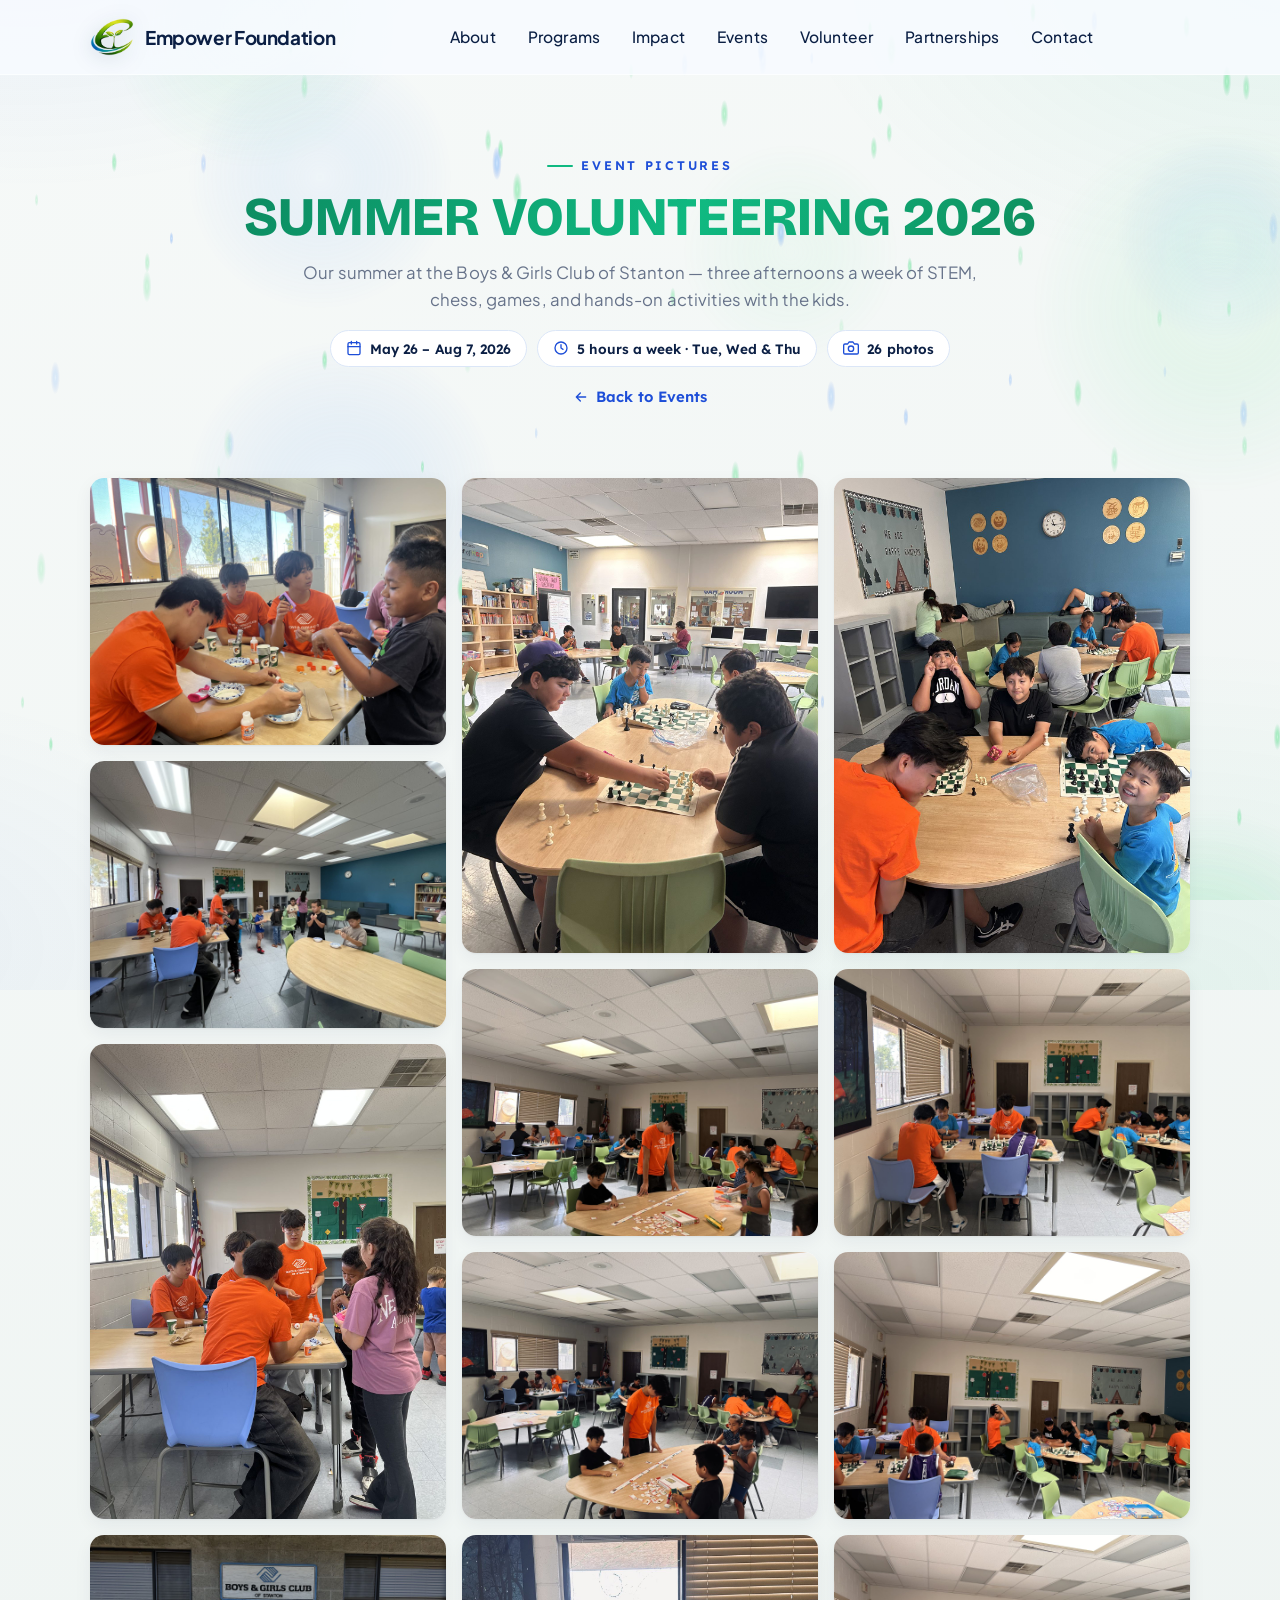
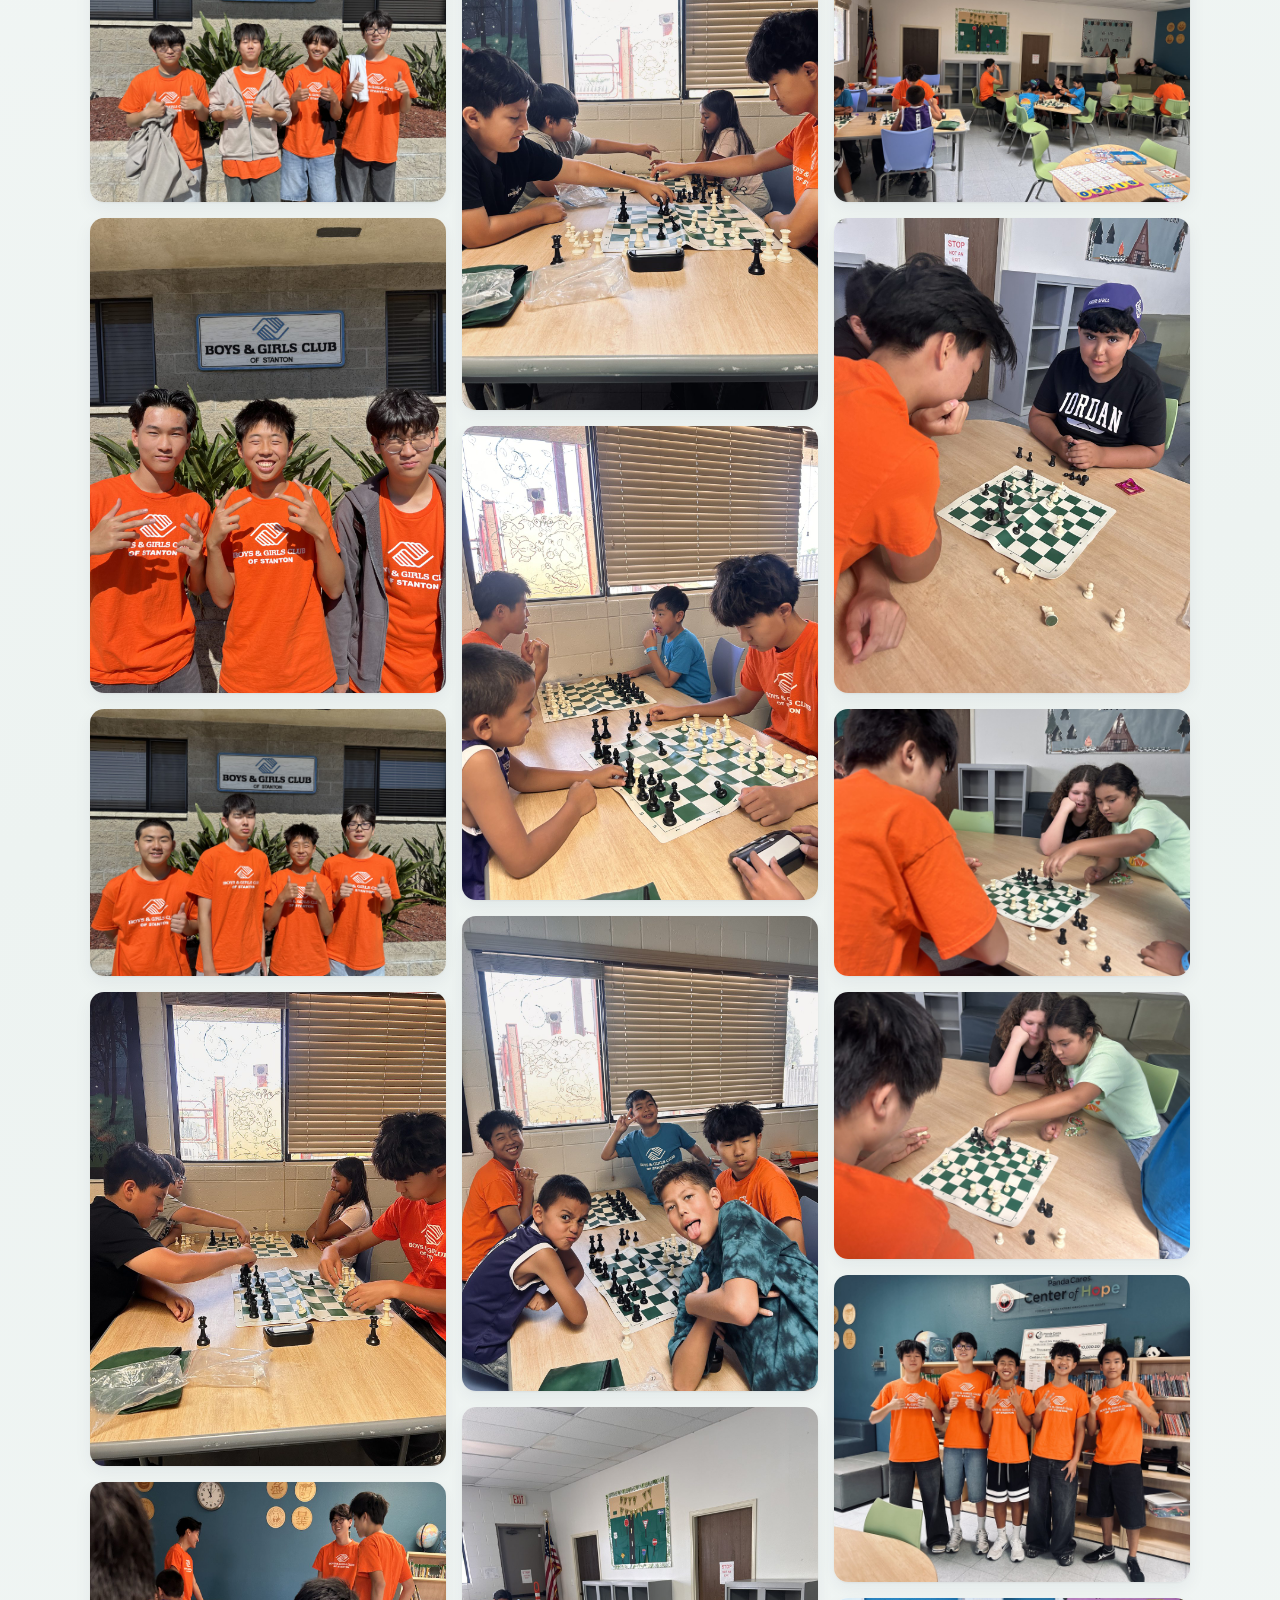
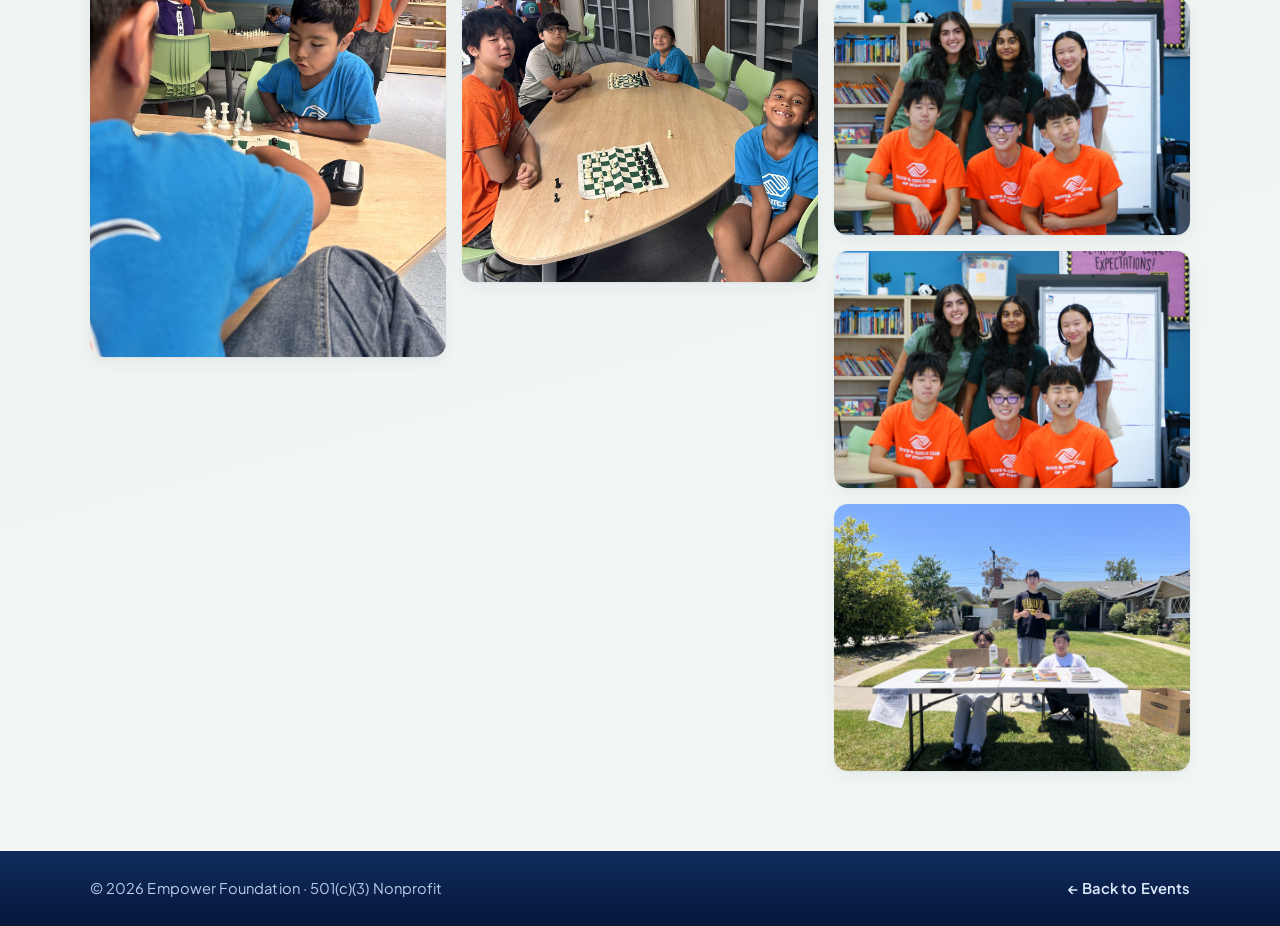
<file: summer-volunteering-2026-pictures.html>
<!DOCTYPE html>
<html lang="en" class="no-js">
<head>
  <meta charset="UTF-8" />
  <meta name="viewport" content="width=device-width, initial-scale=1" />
  <title>Summer Volunteering 2026 — Pictures — Empower Foundation</title>
  <meta name="description" content="Pictures from Empower Foundation's Summer Volunteering 2026 at the Boys & Girls Club of Stanton (May 26 - Aug 7, 2026)." />
  <meta name="theme-color" content="#2563EB" />
  <link rel="icon" type="image/png" href="logo.png" />
  <link rel="preconnect" href="https://fonts.googleapis.com" />
  <link rel="preconnect" href="https://fonts.gstatic.com" crossorigin />
  <link href="https://fonts.googleapis.com/css2?family=Lexend:wght@400;500;600;700;800&family=Source+Sans+3:wght@400;500;600;700&display=swap" rel="stylesheet" />
  <style>
    :root{
      --primary:#2563EB; --primary-700:#1D4ED8; --primary-800:#1E40AF;
      --accent:#16A34A; --accent-700:#15803D;
      --bg:#F2F6F5; --surface:#FFFFFF;
      --heading:#0B1F44; --text:#3C4658; --muted:#67738A;
      --border:#DBE6F7; --border-strong:#C6D8F2; --ring:#2563EB;
      --shadow-sm:0 1px 2px rgba(11,31,68,.05), 0 6px 18px rgba(11,31,68,.06);
      --shadow-md:0 16px 44px -18px rgba(11,31,68,.30);
      --container:1180px;
    }
    *,*::before,*::after{box-sizing:border-box}
    html{-webkit-text-size-adjust:100%}
    @media (prefers-reduced-motion: no-preference){html{scroll-behavior:smooth}}
    body{margin:0; background:var(--bg); color:var(--text); font-family:"Source Sans 3",system-ui,sans-serif; font-size:17px; line-height:1.6; -webkit-font-smoothing:antialiased}
    h1,h2{font-family:"Lexend",system-ui,sans-serif; color:var(--heading); margin:0; line-height:1.1}
    a{color:var(--primary-700); text-decoration:none}
    img,svg{display:block; max-width:100%}
    :focus-visible{outline:3px solid var(--ring); outline-offset:3px; border-radius:6px}
    .container{width:100%; max-width:var(--container); margin-inline:auto; padding-inline:clamp(20px,5vw,40px)}

    .site-header{position:sticky; top:0; z-index:100; background:rgba(247,251,255,.9); border-bottom:1px solid transparent; transition:border-color .25s, box-shadow .25s}
    .site-header.scrolled{border-bottom-color:var(--border); box-shadow:0 6px 24px -18px rgba(11,31,68,.5)}
    .nav{display:flex; align-items:center; gap:18px; height:74px}
    .brand{display:inline-flex; align-items:center; gap:11px; font-family:"Lexend",sans-serif; font-weight:700; font-size:1.18rem; color:var(--heading)}
    .brand .logo{width:44px; height:44px; flex:none; object-fit:contain}
    .nav-links{display:flex; align-items:center; gap:4px; margin-left:auto}
    .nav-links a{font-family:"Lexend",sans-serif; font-weight:500; font-size:.97rem; color:var(--heading); padding:9px 14px; border-radius:10px}
    .nav-links a:hover{background:#EAF1EF; text-decoration:none}
    .nav-toggle{display:none; margin-left:auto; width:46px; height:46px; align-items:center; justify-content:center; background:var(--surface); border:1.5px solid var(--border-strong); border-radius:12px; cursor:pointer; color:var(--heading)}
    .nav-toggle svg{width:24px;height:24px}
    .nav-toggle .ico-close{display:none}
    .nav-toggle[aria-expanded="true"] .ico-open{display:none}
    .nav-toggle[aria-expanded="true"] .ico-close{display:block}
    .mobile-menu{display:none; position:fixed; inset:74px 0 auto 0; z-index:99; background:var(--bg); border-bottom:1px solid var(--border); padding:18px clamp(20px,5vw,40px) 26px; transform:translateY(-12px); opacity:0; pointer-events:none; transition:opacity .22s, transform .22s}
    .mobile-menu.open{opacity:1; transform:none; pointer-events:auto}
    .mobile-menu a{display:block; font-family:"Lexend",sans-serif; font-weight:500; font-size:1.05rem; color:var(--heading); padding:14px 6px; border-bottom:1px solid var(--border)}
    @media (max-width:760px){ .nav-links{display:none} .nav-toggle{display:inline-flex} .mobile-menu{display:block} }

    .album-hero{padding:clamp(40px,7vw,72px) 0 clamp(18px,3vw,30px); text-align:center}
    .album-kicker{display:inline-flex; align-items:center; gap:8px; font-family:"Lexend",sans-serif; font-weight:600; font-size:.78rem; letter-spacing:.22em; text-transform:uppercase; color:var(--primary-700)}
    .album-kicker::before{content:""; width:26px; height:2px; border-radius:2px; background:var(--accent)}
    .album-title{margin-top:12px; font-weight:800; font-size:clamp(2rem,5.4vw,3.4rem); letter-spacing:.005em; text-transform:uppercase;
      background:linear-gradient(120deg,#0B7D57,#10B981 55%,#0E7C4F); -webkit-background-clip:text; background-clip:text; -webkit-text-fill-color:transparent; color:transparent}
    .album-sub{margin:12px auto 0; max-width:58ch; color:var(--muted); font-size:1.05rem}
    .album-meta-row{display:flex; flex-wrap:wrap; justify-content:center; gap:10px; margin-top:16px}
    .album-meta{display:inline-flex; align-items:center; gap:8px; padding:7px 15px; border-radius:999px; background:var(--surface); border:1px solid var(--border); font-family:"Lexend",sans-serif; font-weight:600; font-size:.85rem; color:var(--heading)}
    .album-meta svg{width:16px; height:16px; color:var(--primary-700)}
    .album-back{display:inline-flex; align-items:center; gap:7px; margin-top:18px; font-family:"Lexend",sans-serif; font-weight:600; font-size:.93rem}
    .album-back svg{width:16px; height:16px}

    .album-wrap{padding:clamp(20px,3.5vw,36px) 0 clamp(48px,7vw,80px)}
    .album-grid{column-count:3; column-gap:16px}
    @media (max-width:1000px){ .album-grid{column-count:2} }
    @media (max-width:600px){ .album-grid{column-count:1} }
    .album-tile{position:relative; display:block; width:100%; margin:0 0 16px; padding:0; border:none; border-radius:14px; overflow:hidden; cursor:zoom-in; background:var(--surface); box-shadow:var(--shadow-sm); break-inside:avoid; transition:transform .35s cubic-bezier(.2,.8,.2,1), box-shadow .35s ease}
    .album-tile img{width:100%; height:auto; display:block; transition:transform .6s cubic-bezier(.2,.8,.2,1)}
    .album-tile:hover{transform:translateY(-4px); box-shadow:var(--shadow-md)}
    .album-tile:hover img{transform:scale(1.04)}
    .album-tile::after{content:""; position:absolute; inset:0; background:linear-gradient(180deg, transparent 68%, rgba(11,31,68,.28)); opacity:0; transition:opacity .3s ease; pointer-events:none}
    .album-tile:hover::after{opacity:1}

    .lb{position:fixed; inset:0; z-index:300; display:grid; place-items:center; padding:20px; background:rgba(7,13,28,.88); opacity:0; pointer-events:none; transition:opacity .25s ease}
    .lb.open{opacity:1; pointer-events:auto}
    .lb img{max-width:min(1200px,94vw); max-height:84vh; width:auto; height:auto; border-radius:12px; box-shadow:0 40px 90px -28px rgba(0,0,0,.7)}
    .lb-count{position:absolute; top:18px; left:50%; transform:translateX(-50%); color:#fff; font-family:"Lexend",sans-serif; font-weight:600; font-size:.92rem; opacity:.85}
    .lb-btn{position:absolute; width:46px; height:46px; border-radius:50%; border:none; background:rgba(255,255,255,.94); color:var(--heading); display:grid; place-items:center; cursor:pointer; transition:transform .18s ease}
    .lb-btn:hover{transform:scale(1.08)}
    .lb-btn svg{width:22px; height:22px}
    .lb-close{top:16px; right:16px}
    .lb-prev{left:14px; top:50%; margin-top:-23px}
    .lb-next{right:14px; top:50%; margin-top:-23px}
    @media (max-width:600px){ .lb-prev{left:8px} .lb-next{right:8px} }

    .mini-footer{background:linear-gradient(180deg,#0F2C5E,#06173A); color:#B6CBE8; padding:26px 0; font-size:.92rem}
    .mini-footer .container{display:flex; flex-wrap:wrap; gap:10px 24px; align-items:center; justify-content:space-between}
    .mini-footer a{color:#DCEAFB; font-weight:600}
    .mini-footer p{margin:0}

    .js .reveal{opacity:0; transform:translateY(28px); transition:opacity .7s cubic-bezier(.22,.72,.24,1), transform .8s cubic-bezier(.22,.72,.24,1)}
    .js .reveal.in{opacity:1; transform:none}
    @media (prefers-reduced-motion: reduce){ .js .reveal{opacity:1; transform:none} .album-tile,.album-tile img{transition:none} }
  </style>
  <link rel="stylesheet" href="theme.css?v=7" />
</head>
<body>
  <header class="site-header" id="top">
    <div class="container">
      <nav class="nav" aria-label="Primary">
        <a href="index.html" class="brand" aria-label="Empower Foundation home">
          <img class="logo" src="logo-mark.png" alt="" />
          <span>Empower Foundation</span>
        </a>
        <div class="nav-links">
          <a href="about.html">About</a>
          <a href="programs.html">Programs</a>
          <a href="impact.html">Impact</a>
          <a href="events.html">Events</a>
          <a href="volunteer.html">Volunteer</a>
          <a href="partnership.html">Partnerships</a>
          <a href="contact.html">Contact</a>
        </div>
        <button class="nav-toggle" id="navToggle" aria-label="Open menu" aria-expanded="false" aria-controls="mobileMenu">
          <svg class="ico-open" viewBox="0 0 24 24" fill="none" stroke="currentColor" stroke-width="2" stroke-linecap="round" aria-hidden="true"><path d="M4 7h16M4 12h16M4 17h16"/></svg>
          <svg class="ico-close" viewBox="0 0 24 24" fill="none" stroke="currentColor" stroke-width="2" stroke-linecap="round" aria-hidden="true"><path d="M6 6l12 12M18 6L6 18"/></svg>
        </button>
      </nav>
    </div>
    <div class="mobile-menu" id="mobileMenu">
      <a href="about.html">About</a>
      <a href="programs.html">Programs</a>
      <a href="impact.html">Impact</a>
      <a href="events.html">Events</a>
      <a href="volunteer.html">Volunteer</a>
      <a href="partnership.html">Partnerships</a>
      <a href="contact.html">Contact</a>
    </div>
  </header>

  <main>
    <section class="album-hero">
      <div class="container">
        <span class="album-kicker">Event Pictures</span>
        <h1 class="album-title">Summer Volunteering 2026</h1>
        <p class="album-sub">Our summer at the Boys &amp; Girls Club of Stanton &mdash; three afternoons a week of STEM, chess, games, and hands-on activities with the kids.</p>
        <div class="album-meta-row">
          <span class="album-meta"><svg viewBox="0 0 24 24" fill="none" stroke="currentColor" stroke-width="2" stroke-linecap="round" stroke-linejoin="round" aria-hidden="true"><rect x="3" y="4" width="18" height="18" rx="2"/><path d="M16 2v4M8 2v4M3 10h18"/></svg> May 26 &ndash; Aug 7, 2026</span>
          <span class="album-meta"><svg viewBox="0 0 24 24" fill="none" stroke="currentColor" stroke-width="2" stroke-linecap="round" stroke-linejoin="round" aria-hidden="true"><circle cx="12" cy="12" r="9"/><path d="M12 7v5l3 2"/></svg> 5 hours a week &middot; Tue, Wed &amp; Thu</span>
          <span class="album-meta"><svg viewBox="0 0 24 24" fill="none" stroke="currentColor" stroke-width="2" stroke-linecap="round" stroke-linejoin="round" aria-hidden="true"><path d="M23 19a2 2 0 0 1-2 2H3a2 2 0 0 1-2-2V8a2 2 0 0 1 2-2h4l2-3h6l2 3h4a2 2 0 0 1 2 2z"/><circle cx="12" cy="13" r="4"/></svg> 26 photos</span>
        </div>
        <div><a class="album-back" href="events.html"><svg viewBox="0 0 24 24" fill="none" stroke="currentColor" stroke-width="2" stroke-linecap="round" stroke-linejoin="round" aria-hidden="true"><path d="M19 12H5M11 18l-6-6 6-6"/></svg> Back to Events</a></div>
      </div>
    </section>

    <section class="album-wrap">
      <div class="container">
        <div class="album-grid">
          <button class="album-tile reveal" data-full="images/summer-2026-01.jpg" aria-label="Open photo 1"><img src="images/summer-2026-01.jpg" alt="Summer volunteering photo 1" loading="lazy" /></button>
          <button class="album-tile reveal" data-full="images/summer-2026-02.jpg" aria-label="Open photo 2"><img src="images/summer-2026-02.jpg" alt="Summer volunteering photo 2" loading="lazy" /></button>
          <button class="album-tile reveal" data-full="images/summer-2026-03.jpg" aria-label="Open photo 3"><img src="images/summer-2026-03.jpg" alt="Summer volunteering photo 3" loading="lazy" /></button>
          <button class="album-tile reveal" data-full="images/summer-2026-04.jpg" aria-label="Open photo 4"><img src="images/summer-2026-04.jpg" alt="Summer volunteering photo 4" loading="lazy" /></button>
          <button class="album-tile reveal" data-full="images/summer-2026-05.jpg" aria-label="Open photo 5"><img src="images/summer-2026-05.jpg" alt="Summer volunteering photo 5" loading="lazy" /></button>
          <button class="album-tile reveal" data-full="images/summer-2026-06.jpg" aria-label="Open photo 6"><img src="images/summer-2026-06.jpg" alt="Summer volunteering photo 6" loading="lazy" /></button>
          <button class="album-tile reveal" data-full="images/summer-2026-07.jpg" aria-label="Open photo 7"><img src="images/summer-2026-07.jpg" alt="Summer volunteering photo 7" loading="lazy" /></button>
          <button class="album-tile reveal" data-full="images/summer-2026-08.jpg" aria-label="Open photo 8"><img src="images/summer-2026-08.jpg" alt="Summer volunteering photo 8" loading="lazy" /></button>
          <button class="album-tile reveal" data-full="images/summer-2026-09.jpg" aria-label="Open photo 9"><img src="images/summer-2026-09.jpg" alt="Summer volunteering photo 9" loading="lazy" /></button>
          <button class="album-tile reveal" data-full="images/summer-2026-10.jpg" aria-label="Open photo 10"><img src="images/summer-2026-10.jpg" alt="Summer volunteering photo 10" loading="lazy" /></button>
          <button class="album-tile reveal" data-full="images/summer-2026-11.jpg" aria-label="Open photo 11"><img src="images/summer-2026-11.jpg" alt="Summer volunteering photo 11" loading="lazy" /></button>
          <button class="album-tile reveal" data-full="images/summer-2026-12.jpg" aria-label="Open photo 12"><img src="images/summer-2026-12.jpg" alt="Summer volunteering photo 12" loading="lazy" /></button>
          <button class="album-tile reveal" data-full="images/summer-2026-13.jpg" aria-label="Open photo 13"><img src="images/summer-2026-13.jpg" alt="Summer volunteering photo 13" loading="lazy" /></button>
          <button class="album-tile reveal" data-full="images/summer-2026-14.jpg" aria-label="Open photo 14"><img src="images/summer-2026-14.jpg" alt="Summer volunteering photo 14" loading="lazy" /></button>
          <button class="album-tile reveal" data-full="images/summer-2026-15.jpg" aria-label="Open photo 15"><img src="images/summer-2026-15.jpg" alt="Summer volunteering photo 15" loading="lazy" /></button>
          <button class="album-tile reveal" data-full="images/summer-2026-16.jpg" aria-label="Open photo 16"><img src="images/summer-2026-16.jpg" alt="Summer volunteering photo 16" loading="lazy" /></button>
          <button class="album-tile reveal" data-full="images/summer-2026-17.jpg" aria-label="Open photo 17"><img src="images/summer-2026-17.jpg" alt="Summer volunteering photo 17" loading="lazy" /></button>
          <button class="album-tile reveal" data-full="images/summer-2026-18.jpg" aria-label="Open photo 18"><img src="images/summer-2026-18.jpg" alt="Summer volunteering photo 18" loading="lazy" /></button>
          <button class="album-tile reveal" data-full="images/summer-2026-19.jpg" aria-label="Open photo 19"><img src="images/summer-2026-19.jpg" alt="Summer volunteering photo 19" loading="lazy" /></button>
          <button class="album-tile reveal" data-full="images/summer-2026-20.jpg" aria-label="Open photo 20"><img src="images/summer-2026-20.jpg" alt="Summer volunteering photo 20" loading="lazy" /></button>
          <button class="album-tile reveal" data-full="images/summer-2026-21.jpg" aria-label="Open photo 21"><img src="images/summer-2026-21.jpg" alt="Summer volunteering photo 21" loading="lazy" /></button>
          <button class="album-tile reveal" data-full="images/summer-2026-22.jpg" aria-label="Open photo 22"><img src="images/summer-2026-22.jpg" alt="Summer volunteering photo 22" loading="lazy" /></button>
          <button class="album-tile reveal" data-full="images/summer-2026-23.jpg" aria-label="Open photo 23"><img src="images/summer-2026-23.jpg" alt="Summer volunteering photo 23" loading="lazy" /></button>
          <button class="album-tile reveal" data-full="images/summer-2026-28.jpg" aria-label="Open photo 24"><img src="images/summer-2026-28.jpg" alt="Summer volunteering photo 24" loading="lazy" /></button>
          <button class="album-tile reveal" data-full="images/summer-2026-29.jpg" aria-label="Open photo 25"><img src="images/summer-2026-29.jpg" alt="Summer volunteering photo 25" loading="lazy" /></button>
          <button class="album-tile reveal" data-full="images/summer-2026-30.jpg" aria-label="Open photo 26"><img src="images/summer-2026-30.jpg" alt="Summer volunteering photo 26" loading="lazy" /></button>
        </div>
      </div>
    </section>
  </main>

  <div class="lb" id="lb" role="dialog" aria-modal="true" aria-label="Photo viewer">
    <span class="lb-count" id="lbCount"></span>
    <img id="lbImg" alt="" />
    <button class="lb-btn lb-close" id="lbClose" aria-label="Close"><svg viewBox="0 0 24 24" fill="none" stroke="currentColor" stroke-width="2.2" stroke-linecap="round" aria-hidden="true"><path d="M6 6l12 12M18 6L6 18"/></svg></button>
    <button class="lb-btn lb-prev" id="lbPrev" aria-label="Previous photo"><svg viewBox="0 0 24 24" fill="none" stroke="currentColor" stroke-width="2.2" stroke-linecap="round" stroke-linejoin="round" aria-hidden="true"><path d="M15 18l-6-6 6-6"/></svg></button>
    <button class="lb-btn lb-next" id="lbNext" aria-label="Next photo"><svg viewBox="0 0 24 24" fill="none" stroke="currentColor" stroke-width="2.2" stroke-linecap="round" stroke-linejoin="round" aria-hidden="true"><path d="M9 6l6 6-6 6"/></svg></button>
  </div>

  <footer class="mini-footer">
    <div class="container">
      <p>&copy; <span id="year">2026</span> Empower Foundation &middot; 501(c)(3) Nonprofit</p>
      <a href="events.html">&larr; Back to Events</a>
    </div>
  </footer>

  <script>
    document.documentElement.classList.remove('no-js');
    document.documentElement.classList.add('js');
    document.getElementById('year').textContent = new Date().getFullYear();
    (function(){
      var h=document.querySelector('.site-header');
      function u(){ h.classList.toggle('scrolled', window.scrollY>8); }
      window.addEventListener('scroll', u, {passive:true}); u();
    })();
    (function(){
      var t=document.getElementById('navToggle'), m=document.getElementById('mobileMenu');
      t.addEventListener('click', function(){
        var open=!m.classList.contains('open');
        if(open) m.style.display='block';
        m.classList.toggle('open', open);
        t.setAttribute('aria-expanded', open?'true':'false');
      });
    })();
    (function(){
      var tiles=[].slice.call(document.querySelectorAll('.album-tile'));
      var lb=document.getElementById('lb'), img=document.getElementById('lbImg'), count=document.getElementById('lbCount');
      var i=0;
      function show(n){ i=((n%tiles.length)+tiles.length)%tiles.length; img.src=tiles[i].getAttribute('data-full'); count.textContent=(i+1)+' / '+tiles.length; }
      function open(n){ show(n); lb.classList.add('open'); document.body.style.overflow='hidden'; }
      function close(){ lb.classList.remove('open'); document.body.style.overflow=''; }
      tiles.forEach(function(t,idx){ t.addEventListener('click', function(){ open(idx); }); });
      document.getElementById('lbClose').addEventListener('click', close);
      document.getElementById('lbPrev').addEventListener('click', function(){ show(i-1); });
      document.getElementById('lbNext').addEventListener('click', function(){ show(i+1); });
      lb.addEventListener('click', function(e){ if(e.target===lb) close(); });
      document.addEventListener('keydown', function(e){
        if(!lb.classList.contains('open')) return;
        if(e.key==='Escape') close();
        else if(e.key==='ArrowLeft') show(i-1);
        else if(e.key==='ArrowRight') show(i+1);
      });
    })();
  </script>
  <script src="bg.js" defer></script>
  <script src="anim.js" defer></script>
</body>
</html>
</file>
<file: theme.css>
/* ============================================================
   Empower Foundation — Premium Glass Theme (site-wide)
   Loaded AFTER each page's inline <style> so it re-skins globally.
   ============================================================ */
@import url('https://fonts.googleapis.com/css2?family=Bricolage+Grotesque:opsz,wght@12..96,400..800&family=Plus+Jakarta+Sans:wght@400;500;600;700;800&display=swap');

/* ---- Tokens: richer, cooler, more premium ---- */
:root{
  --primary:#2563EB; --primary-700:#1D4ED8; --primary-800:#1E3A8A;
  --secondary:#60A5FA;
  --accent:#10B981; --accent-700:#0E9F6E; --accent-800:#0B7D57;
  --bg:#F2F6F5; --surface:#FFFFFF; --surface-2:#EAF1EF;
  --heading:#0B1F44; --text:#3C4658; --muted:#67738A;
  --border:#DBE6F7; --border-strong:#C6D8F2;
  --ring:#2563EB;
  --shadow-sm:0 1px 2px rgba(11,31,68,.05), 0 6px 18px rgba(11,31,68,.06);
  --shadow-md:0 16px 44px -18px rgba(11,31,68,.30);
  --shadow-lg:0 34px 80px -26px rgba(11,31,68,.40);
  --radius:16px; --radius-sm:10px;
  --grad:linear-gradient(120deg,#2563EB 0%,#3B82F6 45%,#10B981 100%);
  --glass:rgba(255,255,255,.94);
  --glass-brd:#E3EAF3;
}

/* ---- Type: clean & matte, distinctive headings, refined spacing ---- */
body,.nav-links a,.mobile-menu a{font-family:"Plus Jakarta Sans",system-ui,-apple-system,Segoe UI,Roboto,sans-serif; letter-spacing:.004em}
h1,h2,h3,h4,.brand{font-family:"Bricolage Grotesque","Plus Jakarta Sans",system-ui,sans-serif}
.eyebrow,.btn{font-family:"Plus Jakarta Sans",system-ui,sans-serif}
h1,h2,h3,h4{letter-spacing:-.012em}
.nav-links a{letter-spacing:.01em}

/* ---- Clean neutral canvas with faint blue/green atmosphere (bg.js particles sit on top) ---- */
body{background:linear-gradient(165deg,#F6F9F8 0%,#EDF3F1 55%,#F3F7F6 100%)}
body::before{content:""; position:fixed; inset:0; z-index:-2; pointer-events:none;
  background:
    radial-gradient(50% 42% at 10% 0%,  rgba(37,99,235,.07), transparent 62%),
    radial-gradient(52% 46% at 92% 6%,  rgba(16,185,129,.08), transparent 62%),
    radial-gradient(56% 50% at 85% 100%,rgba(16,185,129,.06), transparent 64%),
    radial-gradient(44% 40% at 0% 96%,  rgba(37,99,235,.05), transparent 60%);}
/* let the drifting particle field show through every light content band */
.programs,.partner,#about,#contact,.page-head{background:transparent !important}

/* ---- Eyebrow → gradient text chip ---- */
.eyebrow{background:var(--grad); -webkit-background-clip:text; background-clip:text; -webkit-text-fill-color:transparent; color:transparent; font-weight:600; letter-spacing:.26em}
.eyebrow::before{background:var(--grad); width:30px; height:2px}
.section-head h2{letter-spacing:-.012em; font-size:clamp(2rem,3.9vw,2.95rem)}
.section-head p{letter-spacing:.005em}

/* ---- Glass header ---- */
.site-header{background:rgba(255,255,255,.55); -webkit-backdrop-filter:saturate(180%) blur(20px); backdrop-filter:saturate(180%) blur(20px); border-bottom:1px solid rgba(255,255,255,.55)}
.site-header.scrolled{background:rgba(255,255,255,.72); box-shadow:0 10px 30px -22px rgba(11,31,68,.6)}
.brand span{font-family:"Plus Jakarta Sans",sans-serif; font-weight:700; letter-spacing:-.02em}
.brand .logo{filter:drop-shadow(0 4px 10px rgba(11,31,68,.18))}
.nav-links a{border-radius:12px}
.nav-links a[aria-current="page"]{background:linear-gradient(120deg,rgba(37,99,235,.12),rgba(16,185,129,.12)); color:var(--primary-700)}

/* ---- Premium buttons (gradient + glow + sheen) ---- */
.btn{border-radius:14px; transition:transform .2s cubic-bezier(.2,.8,.2,1), box-shadow .3s ease, filter .25s ease}
.btn-primary{background:var(--grad); box-shadow:0 14px 30px -12px rgba(37,99,235,.6), inset 0 1px 0 rgba(255,255,255,.28); border:none}
.btn-primary:hover{box-shadow:0 20px 44px -12px rgba(16,185,129,.55); filter:brightness(1.04)}
.btn-accent{background:linear-gradient(135deg,#10B981,#0E9F6E); border:none; box-shadow:0 14px 30px -12px rgba(16,185,129,.6)}
.btn-outline{background:rgba(255,255,255,.6); -webkit-backdrop-filter:blur(8px); backdrop-filter:blur(8px); border:1.5px solid var(--border-strong)}
.btn-outline:hover{border-color:var(--primary); background:rgba(255,255,255,.85)}

/* ---- Glass cards with gradient hairline ---- */
.card,.stat,.partner-card,.form,.contact-list li{background:var(--glass); -webkit-backdrop-filter:blur(14px); backdrop-filter:blur(14px); border:1px solid var(--glass-brd); box-shadow:var(--shadow-md); position:relative}
.card{border-radius:var(--radius)}
.card::after{content:""; position:absolute; inset:0; border-radius:inherit; padding:1px;
  background:linear-gradient(140deg, rgba(37,99,235,.55), rgba(16,185,129,.45) 70%, rgba(37,99,235,.3));
  -webkit-mask:linear-gradient(#000 0 0) content-box, linear-gradient(#000 0 0); -webkit-mask-composite:xor; mask-composite:exclude;
  opacity:.3; transition:opacity .35s ease; pointer-events:none}
.card:hover{transform:translateY(-6px)}
.card:hover::after{opacity:.95}
.stat .num{font-family:"Plus Jakarta Sans",sans-serif}

/* ---- Cropped, uniform photo frames (no more ragged masonry) ---- */
.gallery-grid{column-count:auto !important; display:grid; grid-template-columns:repeat(3,1fr); gap:16px}
@media (max-width:900px){ .gallery-grid{grid-template-columns:repeat(2,1fr)} }
@media (max-width:520px){ .gallery-grid{grid-template-columns:1fr} }
.ph-tile{margin:0 !important; width:auto !important; aspect-ratio:4/3; overflow:hidden; border-radius:16px}
.ph-tile.has-photo{min-height:0 !important}
.ph-tile .ph-photo{position:absolute !important; inset:0; width:100% !important; height:100% !important; object-fit:cover; border-radius:inherit}
.photo-showcase .gallery-grid .ph-tile{aspect-ratio:4/3}

/* ---- Footer polish ---- */
.site-footer{border-top:1px solid var(--border)}

/* ============================================================
   Consistency pass — bring the Volunteer page into the light
   glass theme so every page matches.
   ============================================================ */
/* Volunteer hero: was a full dark shader screen — now light + aurora */
.vhero{background:transparent !important; color:var(--heading); min-height:auto !important; padding:clamp(100px,15vh,165px) 0 clamp(58px,8vh,108px)}
.vhero #shaderHero{display:none !important}
.vhero::after{display:none !important}
.vhero h1{color:var(--heading)}
.vhero .lede{color:var(--muted)}
.vhero-badge{background:rgba(255,255,255,.62); border:1px solid var(--border-strong); color:var(--primary-700); -webkit-backdrop-filter:blur(8px); backdrop-filter:blur(8px)}
.vhero-badge .dot{background:var(--accent); box-shadow:0 0 0 4px rgba(16,185,129,.18)}
.vhero-trust{color:var(--muted)}
.vhero-trust svg{color:var(--accent)}
.vhero .btn-ghost{background:rgba(255,255,255,.6); color:var(--primary-800); border-color:var(--border-strong); -webkit-backdrop-filter:blur(8px); backdrop-filter:blur(8px)}
.vhero .btn-ghost:hover{background:#fff; border-color:var(--primary)}

/* Photo showcase (Spring/Summer): was dark navy — now light glass like the rest */
.photo-showcase{background:transparent !important; color:var(--text)}
.photo-showcase::before,.photo-showcase::after{display:none !important}
.photo-showcase .section-head h2{color:var(--heading)}
.photo-showcase .section-head p{color:var(--muted)}
.photo-showcase .eyebrow{background:var(--grad); -webkit-background-clip:text; background-clip:text; -webkit-text-fill-color:transparent; color:transparent; border:none}
.photo-showcase .gallery-grid .ph-tile{background:var(--surface); box-shadow:var(--shadow-md)}
.photo-showcase .gallery-grid .ph-tile:not(.has-photo){background:rgba(255,255,255,.6); border:1px solid var(--border)}
.photo-showcase .ph-tile .cam{background:linear-gradient(135deg,rgba(37,99,235,.14),rgba(16,185,129,.16))}
.photo-showcase .ph-tile .cam svg{color:var(--primary-700)}
.photo-showcase .ph-tile:hover{box-shadow:0 30px 70px -26px rgba(37,99,235,.45)}

/* ============================================================
   Unified scroll reveal + modern micro-interactions (site-wide)
   ============================================================ */
/* one consistent reveal everywhere (overrides each page's older reveal) */
.js .reveal{opacity:0; transform:translateY(28px); transition:opacity .8s cubic-bezier(.22,.72,.24,1), transform .9s cubic-bezier(.22,.72,.24,1)}
.js .reveal.in{opacity:1; transform:none}
.js .reveal[data-d="1"]{transition-delay:.08s}
.js .reveal[data-d="2"]{transition-delay:.16s}
.js .reveal[data-d="3"]{transition-delay:.24s}
.js .reveal[data-d="4"]{transition-delay:.32s}
.js .reveal[data-d="5"]{transition-delay:.40s}

/* animated gradient underline on nav links */
.nav-links a{position:relative}
.nav-links a::after{content:""; position:absolute; left:14px; right:14px; bottom:6px; height:2px; border-radius:2px; background:var(--grad); transform:scaleX(0); transform-origin:center; transition:transform .28s cubic-bezier(.4,0,.2,1)}
.nav-links a:hover::after,.nav-links a[aria-current="page"]::after{transform:scaleX(1)}

/* gentle image zoom on any photo tile hover */
.ph-tile.has-photo{overflow:hidden}
.ph-tile.has-photo .ph-photo{transition:transform .65s cubic-bezier(.2,.8,.2,1)}
.ph-tile.has-photo:hover .ph-photo{transform:scale(1.06)}

/* brand mark lifts subtly on hover */
.brand .logo{transition:transform .35s cubic-bezier(.2,.8,.2,1)}
.brand:hover .logo{transform:translateY(-2px) rotate(-3deg)}

/* buttons feel springier */
.btn{transition:transform .22s cubic-bezier(.2,.9,.25,1.3), box-shadow .3s ease, filter .25s ease}

/* eyebrow tag gets a soft animated bar */
.eyebrow::before{transition:width .4s cubic-bezier(.2,.8,.2,1)}
.reveal.in .eyebrow::before,.section-head:hover .eyebrow::before{width:40px}

/* reusable 3-up grid for filling sparse sections */
.tri-grid{display:grid; grid-template-columns:repeat(3,1fr); gap:22px; margin-top:30px}
@media (max-width:820px){ .tri-grid{grid-template-columns:1fr} }
.tri-grid .card .ic{width:48px; height:48px; border-radius:14px; display:grid; place-items:center; color:#fff; margin-bottom:16px; background:var(--grad)}
.tri-grid .card .ic svg{width:24px; height:24px}
.tri-grid .card h3{font-size:1.16rem; font-weight:700; margin-bottom:9px}
.tri-grid .card p{color:var(--muted); font-size:.99rem}

/* ============================================================
   HYPERFUTURISTIC LAYER (site-wide) — appended last so it wins.
   Cinematic scroll reveal, holographic glass, scroll-reactive
   micro-interactions, scroll progress comet. All GPU transforms
   / opacity — tuned to stay smooth on every page.
   ============================================================ */

/* ---- Cinematic reveal: blur + lift + scale, long settle ---- */
/* Lean reveal: transform + opacity only (both GPU-composited, no per-frame paint).
   No blur and no persistent will-change, so a screen full of pending reveals can't
   spawn dozens of layers and bog down scrolling. */
.js .reveal{
  opacity:0;
  transform:translateY(32px) scale(.985);
  transition:opacity .7s cubic-bezier(.22,.72,.24,1),
             transform .8s cubic-bezier(.22,.72,.24,1);
}
.js .reveal.in{opacity:1; transform:none; filter:none}
/* directional flavours (add the class to any .reveal) */
.js .reveal.from-left{transform:translate3d(-46px,12px,0) scale(.975)}
.js .reveal.from-right{transform:translate3d(46px,12px,0) scale(.975)}
.js .reveal.zoom-in{transform:translateY(10px) scale(.9)}
.js .reveal.from-left.in,.js .reveal.from-right.in,.js .reveal.zoom-in.in{transform:none}
/* two-column blocks glide in from their own side */
.js .about-copy.reveal,.js .contact-info.reveal,.js .partner-copy.reveal{transform:translate3d(-46px,12px,0) scale(.985)}
.js .mvv.reveal,.js .form.reveal,.js .partner-card.reveal{transform:translate3d(46px,12px,0) scale(.985)}
.js .about-copy.reveal.in,.js .contact-info.reveal.in,.js .partner-copy.reveal.in,
.js .mvv.reveal.in,.js .form.reveal.in,.js .partner-card.reveal.in{transform:none}

/* ---- Holographic glass cards: animated gradient hairline + sheen sweep ---- */
.card,.stat,.partner-card,.form{overflow:hidden}
.card::after{
  background:linear-gradient(120deg,
    rgba(37,99,235,.55), rgba(16,185,129,.5) 45%, rgba(96,165,250,.5) 100%);
}
/* prog-card had a leftover 160x160 corner element; with the card border's mask it
   showed as a small box around the icon/heading. Make it fill the whole card. */
.prog-card::after{width:auto !important; height:auto !important; inset:0 !important}
/* sheen that sweeps across on hover */
.card::before{
  content:""; position:absolute; top:0; bottom:0; left:-130%; width:60%; z-index:2;
  background:linear-gradient(105deg, transparent, rgba(255,255,255,.55), transparent);
  transform:skewX(-16deg); transition:left .8s cubic-bezier(.22,.72,.24,1); pointer-events:none;
}
.card:hover::before{left:150%}
/* 3D tilt is applied inline by anim.js — give it a smooth base + perspective */
.card,.stat{transform-style:preserve-3d; transition:transform .18s cubic-bezier(.2,.8,.2,1), box-shadow .3s ease}
.card.tilting,.stat.tilting{transition:box-shadow .3s ease}
.card:hover{box-shadow:0 30px 70px -28px rgba(37,99,235,.5)}

/* ---- Buttons: futuristic glow pulse + sharper sheen ---- */
.btn-primary,.btn-accent{position:relative; overflow:hidden}
.btn-primary::after,.btn-accent::after{
  content:""; position:absolute; top:0; bottom:0; left:-130%; width:55%;
  background:linear-gradient(105deg, transparent, rgba(255,255,255,.45), transparent);
  transform:skewX(-18deg); transition:left .7s cubic-bezier(.22,.72,.24,1); pointer-events:none;
}
.btn-primary:hover::after,.btn-accent:hover::after{left:160%}
.btn-accent{box-shadow:0 14px 30px -12px rgba(16,185,129,.6), 0 0 0 0 rgba(16,185,129,.0)}
.btn-accent:hover{box-shadow:0 18px 40px -12px rgba(16,185,129,.7), 0 0 28px -4px rgba(16,185,129,.5)}

@keyframes holoText{to{background-position:200% center}}

/* ---- Animated gradient ruling under every section heading ---- */
/* block, not inline-block: inline-block let the eyebrow share a line with short
   headings (e.g. "Partner Spotlight" next to "Saferide Collective") */
.section-head h2{position:relative; display:block}
.section-head h2::after{
  content:""; position:absolute; left:50%; bottom:-14px; height:3px; width:0; border-radius:3px;
  background:var(--grad); transform:translateX(-50%);
  transition:width .8s cubic-bezier(.22,.72,.24,1) .15s;
}
.reveal.in .section-head h2::after,.section-head.in h2::after,.section-head.reveal.in h2::after{width:74px}
/* show the rule once the head reveals (covers heads that ARE the .reveal) */
.section-head.reveal.in h2::after{width:74px}

/* ---- Stat numbers glow softly ---- */
.stat .num{filter:drop-shadow(0 2px 14px rgba(37,99,235,.18))}

/* ---- Scroll progress: clean hairline (glow removed — repainted on every scroll) ---- */
.scroll-progress{
  height:2px; box-shadow:none;
  background:linear-gradient(90deg,#2563EB,#10B981);
}

/* ---- Floating scroll-to-top orb with a live progress ring (injected by anim.js) ---- */
#toTop{
  position:fixed; right:clamp(16px,3vw,28px); bottom:clamp(16px,3vw,28px); z-index:120;
  width:54px; height:54px; border:none; border-radius:50%; cursor:pointer;
  display:grid; place-items:center; color:var(--primary-700);
  background:rgba(255,255,255,.72); -webkit-backdrop-filter:blur(12px); backdrop-filter:blur(12px);
  box-shadow:0 14px 36px -12px rgba(11,31,68,.45), inset 0 0 0 1px rgba(255,255,255,.6);
  opacity:0; transform:translateY(18px) scale(.85); pointer-events:none;
  transition:opacity .4s ease, transform .4s cubic-bezier(.2,.9,.25,1.3);
}
#toTop.show{opacity:1; transform:none; pointer-events:auto}
#toTop:hover{color:var(--primary-800); transform:translateY(-3px)}
#toTop::before{
  content:""; position:absolute; inset:-4px; border-radius:50%; z-index:-1;
  background:conic-gradient(from -90deg, #2563EB var(--p,0%), #10B981 var(--p,0%), rgba(37,99,235,.12) 0);
  -webkit-mask:radial-gradient(farthest-side, transparent calc(100% - 4px), #000 calc(100% - 3px));
  mask:radial-gradient(farthest-side, transparent calc(100% - 4px), #000 calc(100% - 3px));
}
#toTop svg{width:22px; height:22px}

/* ---- Magnetic micro-lift for primary CTAs (anim.js sets --mx/--my) ---- */
.btn[data-magnetic]{transition:transform .25s cubic-bezier(.2,.9,.25,1.3), box-shadow .3s ease, filter .25s ease}

/* ============================================================
   PER-SECTION SIGNATURE ENTRANCES (assigned in rotation by anim.js)
   Each consecutive section reveals with a different motion so the
   page keeps surprising the viewer. All ride the existing .reveal
   .in toggle — one-shot, GPU transform/opacity/filter. The .in
   reset below MUST stay last so it always neutralises any variant.
   ============================================================ */
.js .reveal.v-rise   {transform:translateY(44px) scale(.985)}
.js .reveal.v-left   {transform:translate3d(-52px,10px,0)}
.js .reveal.v-right  {transform:translate3d(52px,10px,0)}
.js .reveal.v-zoom   {transform:scale(.88)}
.js .reveal.v-flip   {transform:perspective(1300px) rotateX(20deg) translateY(16px); transform-origin:center bottom}
.js .reveal.v-skew   {transform:translateX(-44px) skewY(3.5deg)}
.js .reveal.v-rotate {transform:rotate(-4deg) scale(.92)}
.js .reveal.v-unfold {transform:perspective(1300px) rotateX(-16deg) scaleY(.82); transform-origin:top center}
.js .reveal.v-drop   {transform:translateY(-44px) scale(.97)}
/* the universal reset — keep this the LAST .reveal rule in the file */
.js .reveal.in{opacity:1; transform:none; filter:none}

/* ============================================================
   ULTRA LAYER — the "expensive" signal stack (site-wide).
   Cursor spotlight, pointer-tracking card glow, living aurora,
   film grain, branded chrome, animated gradients. Everything is
   composite-friendly or paints only the hovered element.
   ============================================================ */

/* ---- Aurora tint: static (the animated version kept a huge composited layer alive) ---- */
body::before{inset:-10% !important}

/* ---- Cursor spotlight (top layer, screen-blended; injected by anim.js) ---- */
#fx-cursor{
  position:fixed; top:0; left:0; width:400px; height:400px; margin:-200px 0 0 -200px;
  z-index:9995; pointer-events:none; border-radius:50%; opacity:0;
  background:radial-gradient(circle, rgba(96,165,250,.26), rgba(16,185,129,.12) 38%, transparent 68%);
  mix-blend-mode:screen; will-change:transform, opacity; transition:opacity .4s ease;
}
#fx-cursor.on{opacity:1}

/* ---- Film grain (fixed, static, soft-light; injected by anim.js) ---- */
#fx-grain{
  position:fixed; inset:0; z-index:9990; pointer-events:none; opacity:.05; mix-blend-mode:soft-light;
  background-image:url("data:image/svg+xml,%3Csvg xmlns='http://www.w3.org/2000/svg' width='180' height='180'%3E%3Cfilter id='n'%3E%3CfeTurbulence type='fractalNoise' baseFrequency='0.82' numOctaves='2' stitchTiles='stitch'/%3E%3C/filter%3E%3Crect width='100%25' height='100%25' filter='url(%23n)'/%3E%3C/svg%3E");
  background-size:180px 180px;
}

/* ---- Pointer-tracking glow inside glass cards (anim.js sets --mx/--my) ---- */
.card,.stat{
  background:
    radial-gradient(240px circle at var(--mx,50%) var(--my,-40%),
      rgba(96,165,250,.22), rgba(16,185,129,.10) 42%, transparent 66%),
    var(--glass);
}
.partner-card{
  background:
    radial-gradient(280px circle at var(--mx,50%) var(--my,-40%),
      rgba(16,185,129,.20), rgba(96,165,250,.10) 42%, transparent 66%),
    var(--glass);
}

/* ---- Glass header: static holographic hairline when scrolled ---- */
.site-header{position:sticky}
.site-header::after{
  content:""; position:absolute; left:0; right:0; bottom:-1px; height:1.5px; pointer-events:none;
  background:linear-gradient(90deg, transparent, rgba(37,99,235,.6), rgba(16,185,129,.6), transparent);
  opacity:0; transition:opacity .35s ease;
}
.site-header.scrolled::after{opacity:1}

/* ---- Branded thin scrollbar ---- */
*{scrollbar-width:thin; scrollbar-color:#3B82F6 rgba(255,255,255,.25)}
::-webkit-scrollbar{width:11px; height:11px}
::-webkit-scrollbar-track{background:transparent}
::-webkit-scrollbar-thumb{
  background:linear-gradient(180deg,#2563EB,#10B981); border-radius:99px;
  border:3px solid rgba(255,255,255,.35);
}
::-webkit-scrollbar-thumb:hover{background:linear-gradient(180deg,#1D4ED8,#0E9F6E)}

/* ---- Branded text selection ---- */
::selection{background:rgba(37,99,235,.24); color:var(--heading)}
::-moz-selection{background:rgba(37,99,235,.24); color:var(--heading)}

/* (scroll-to-top orb pulse removed — box-shadow animations repaint every frame) */

/* ---- A touch more depth on glass cards ---- */
.card:hover,.stat:hover,.partner-card:hover{box-shadow:0 36px 80px -30px rgba(37,99,235,.55)}

/* ============================================================
   MOBILE FIXES (site-wide; theme.css loads last so these win)
   ============================================================ */
/* The hamburger menu was dead: each page declares `.mobile-menu{display:none}`
   AFTER its own max-width media query, so the menu never showed. Re-assert it. */
@media (max-width:760px){
  .mobile-menu{display:block}
  .mobile-menu.open{display:block}
  /* comfortable tap targets + readable spacing */
  .mobile-menu a{padding:15px 6px}
  .btn{min-height:48px}
  .slide-nav{width:40px; height:40px}      /* easier to tap on the season slider */
  .flip-nav,.lb-btn{width:44px; height:44px}
  /* keep big display type from getting cramped edge-to-edge */
  .section-head{padding-inline:2px}

  /* On phones the two-column blocks are stacked, so sliding them in from the
     left/right left content sitting off-centre (the contact form drifted right).
     Never travel sideways on phones — rise vertically, then sit flat-centred.
     Both !important so neither the variant nor a stuck reveal can offset it. */
  .js .about-copy.reveal, .js .contact-info.reveal, .js .partner-copy.reveal,
  .js .mvv.reveal, .js .form.reveal, .js .partner-card.reveal,
  .js .reveal.v-left, .js .reveal.v-right, .js .reveal.v-skew{
    transform:translateY(28px) !important;
  }
  .js .reveal.in{ transform:none !important; }   /* revealed = centred, always */

  /* let stacked grid cells shrink to the container instead of overflowing to the
     right (the contact form was 27px wider than its column -> drifted right) */
  .contact-grid > *, .about-grid > *, .partner-grid > *, .hero-grid > *,
  .footer-grid > *, .form-row > *{ min-width:0; }
}

/* ============================================================
   NAV: clear "you are here" so the green Get-Involved CTA isn't
   mistaken for the active page.
   ============================================================ */
.nav-links a[aria-current="page"]{
  background:linear-gradient(120deg, rgba(37,99,235,.16), rgba(16,185,129,.16));
  color:var(--primary-800); font-weight:600;
}
.nav-links a[aria-current="page"]::after{transform:scaleX(1)}   /* keep its underline lit */
/* the Get Involved button is an action, not a location — make sure it never
   carries the active-page treatment */
.nav-cta[aria-current],.nav-cta{font-weight:600}
/* mobile menu: clearly mark the current page (was unmarked, so the green
   Get Involved button looked like the active item on every page) */
.mobile-menu a[aria-current="page"]{
  color:var(--primary-700); font-weight:700;
  background:linear-gradient(120deg, rgba(37,99,235,.10), rgba(16,185,129,.10));
  border-radius:10px; padding-left:12px; border-bottom-color:transparent;
}
.mobile-menu a.btn[aria-current]{background:none}   /* never on the CTA button */

/* ============================================================
   PERF: kill live backdrop-blur. It was the main lag source —
   every frosted element re-blurred the particle canvas behind it
   on every frame. Solid-ish glass via opacity reads the same but
   costs nothing per frame. (Header stays legible without blur.)
   ============================================================ */
.card,.stat,.partner-card,.form,.contact-list li,.btn-outline,
.site-header,.vhero-badge,.journey-title,.journey-cap,.lightbox,
.hero-badge,.mobile-menu{
  -webkit-backdrop-filter:none !important; backdrop-filter:none !important;
}
.site-header{background:rgba(247,251,255,.86) !important}
.site-header.scrolled{background:rgba(247,251,255,.94) !important}
.btn-outline{background:rgba(255,255,255,.9)}
.vhero-badge,.hero-badge{background:rgba(255,255,255,.9)}

/* The decorative flowing-line SVGs ran ~50 infinite stroke animations at once
   (CPU-painted, every frame) — the biggest hidden lag source. Freeze them to
   static faint lines so the only constant motion is the particle field. */
.bg-paths path{animation:none !important}

@media (prefers-reduced-motion: reduce){
  body::before{animation:none !important}
  .btn-primary,.btn-accent,.text-grad,.hero h1 .grad,.stat .num,.hero-bento .num,
  .text-rotate,.site-header::after,#toTop.show{animation:none !important}
  #fx-cursor,#fx-grain{display:none !important}
}

/* ---- Respect reduced motion ---- */
@media (prefers-reduced-motion: reduce){
  .btn,.card,.stat,.ph-photo,.brand .logo{transition:none !important; transform:none !important}
  .nav-links a::after,.card::before,.btn-primary::after,.btn-accent::after{transition:none}
  .card::after,.eyebrow,.section-head h2::after{animation:none !important}
  .js .reveal{filter:none !important}
  #toTop{transition:opacity .3s ease}
}

/* ============================================================
   MODERN 2.0 — editorial, restrained, confident. Loads last.
   Gradient-text everywhere, glow shadows, sheens and animated
   hairlines read as 2021 template; strip them back to a sharp
   neutral canvas, solid ink, and two decisive accent colors.
   ============================================================ */

/* type: heavier display, tighter tracking */
.section-head h2{font-weight:800; letter-spacing:-.022em}
.hero h1{letter-spacing:-.032em}

/* eyebrows: solid ink, wide tracking — no gradient text */
.eyebrow{
  background:none; -webkit-text-fill-color:currentColor; color:var(--primary-700);
  animation:none; letter-spacing:.22em; font-size:.78rem;
}
.eyebrow::before{background:var(--accent); width:26px; transition:none}
.reveal.in .eyebrow::before,.section-head:hover .eyebrow::before{width:26px}

/* headings: no growing underline gimmick */
.section-head h2::after{content:none !important}

/* cards: crisp borders, no holographic hairline, no hover sheen */
.card::after,.card::before{content:none !important}
.card,.stat,.partner-card,.form,.contact-list li{
  background:var(--surface); border:1px solid var(--glass-brd);
  box-shadow:0 1px 2px rgba(11,31,68,.04), 0 10px 28px -18px rgba(11,31,68,.18);
}
.card:hover,.stat:hover,.partner-card:hover{
  transform:translateY(-3px);
  border-color:#C9D6E8;
  box-shadow:0 2px 4px rgba(11,31,68,.05), 0 22px 44px -20px rgba(11,31,68,.26);
}

/* stat + bento numbers: solid ink, no gradient, no glow */
.stat .num,.hero-bento .num{
  background:none; -webkit-text-fill-color:currentColor; color:var(--heading);
  animation:none; filter:none;
}

/* buttons: solid, flat-modern; no sheen sweep, no neon glow */
.btn{border-radius:12px}
.btn-primary{background:#1D4ED8; box-shadow:0 8px 20px -10px rgba(29,78,216,.45); animation:none}
.btn-primary:hover{background:#1E40AF; box-shadow:0 12px 26px -12px rgba(29,78,216,.5); filter:none}
.btn-accent{background:#0E9F6E; box-shadow:0 8px 20px -10px rgba(14,159,110,.45); animation:none}
.btn-accent:hover{background:#0B7D57; box-shadow:0 12px 26px -12px rgba(14,159,110,.5)}
.btn-primary::after,.btn-accent::after{content:none !important}

/* card pointer-glow: barely-there (was a loud radial) */
.card,.stat{background:
  radial-gradient(220px circle at var(--mx,50%) var(--my,-40%), rgba(37,99,235,.05), transparent 62%),
  var(--surface)}
.partner-card{background:
  radial-gradient(240px circle at var(--mx,50%) var(--my,-40%), rgba(16,185,129,.05), transparent 62%),
  var(--surface)}

/* cursor spotlight: subtler */
#fx-cursor{opacity:0; background:radial-gradient(circle, rgba(96,165,250,.16), rgba(16,185,129,.07) 40%, transparent 66%)}
#fx-cursor.on{opacity:.8}

/* scrollbar: quiet neutral */
*{scrollbar-color:#B9C6D6 transparent}
::-webkit-scrollbar-thumb{background:#B9C6D6; border:3px solid rgba(255,255,255,.4)}
::-webkit-scrollbar-thumb:hover{background:#93A5BC}

/* header hairline: single quiet line */
.site-header::after{background:linear-gradient(90deg, transparent, rgba(11,31,68,.14), transparent); animation:none}

/* balanced header: brand left, links centered, CTA right — kills the big empty
   gap that sat between the brand and the right-packed link cluster */
.nav-links{margin-inline:auto}
.nav-cta{margin-left:0}

/* ---- Tighter vertical rhythm: whole sections fit the viewport far more often ---- */
:root{--space:clamp(44px, 6vw, 72px)}                    /* was clamp(64px, 9vw, 116px) */
.section-head{margin:0 auto 34px}                        /* was 52px under the heading */
.section-head p{margin-top:12px}
.hero{padding-block:clamp(36px, 5vw, 64px)}
.page-head{padding-top:clamp(44px, 6vw, 64px)}
.vhero{padding:clamp(84px, 11vh, 118px) 0 clamp(44px, 6vh, 72px) !important}
.cta-band{padding:clamp(32px, 4.5vw, 48px)}
.rotate-band{padding:clamp(30px, 4.5vw, 48px) 0}
</file>
